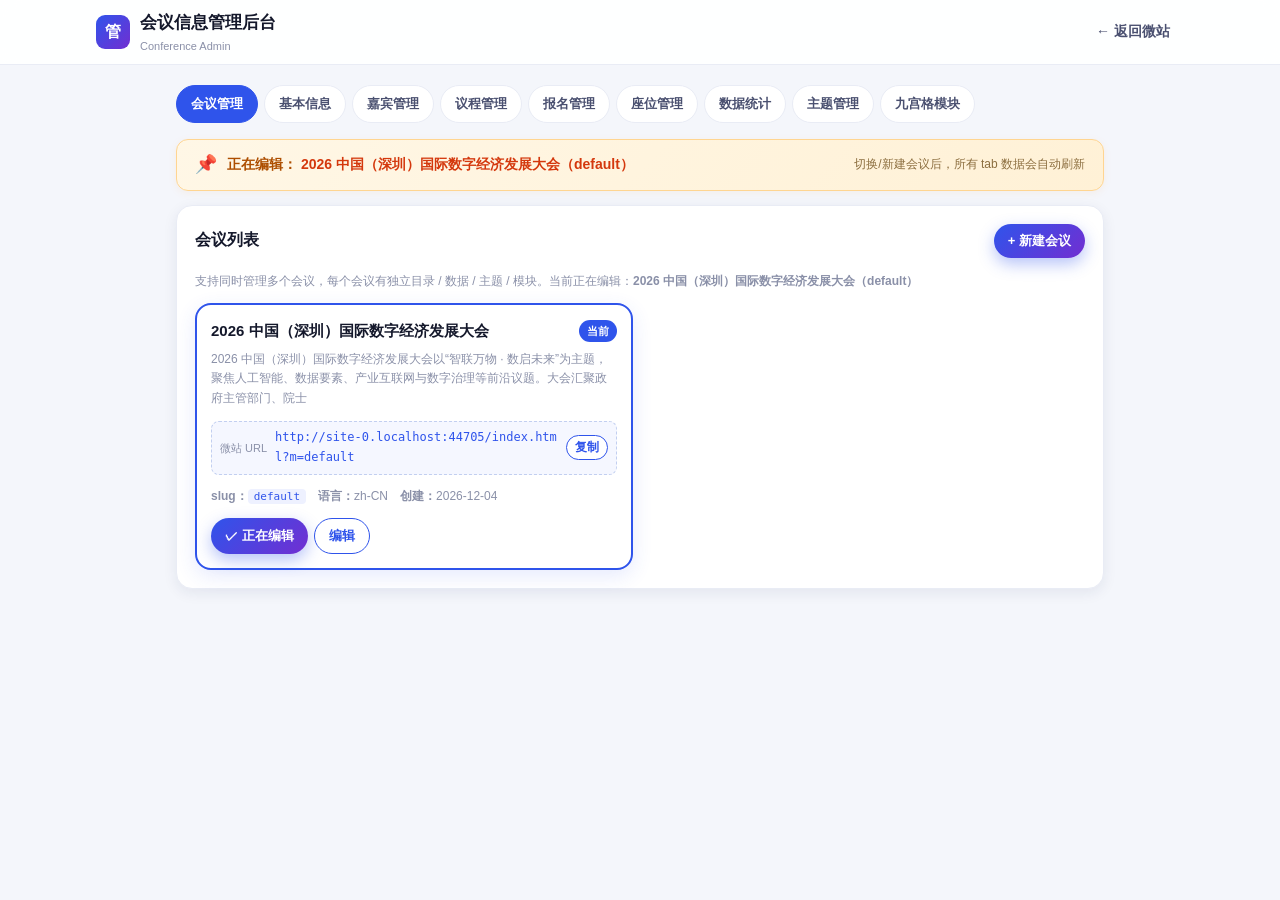
<file: admin.html>
<!DOCTYPE html>
<html lang="zh-CN">
<head>
  <meta charset="UTF-8" />
  <meta name="viewport" content="width=device-width, initial-scale=1.0, viewport-fit=cover" />
  <title>会议信息管理后台</title>
  <link rel="stylesheet" href="assets/css/style.css" />
</head>
<body class="admin">

  <header class="topbar">
    <div class="wrap">
      <div class="brand">
        <span class="logo">管</span>
        <div>会议信息管理后台<small>Conference Admin</small></div>
      </div>
      <nav class="topnav">
        <a href="index.html">← 返回微站</a>
      </nav>
    </div>
  </header>

  <div class="admin-wrap">
    <div class="admin-tabs" id="adminTabs">
      <button class="active" data-tab="meetings">会议管理</button>
      <button data-tab="meta">基本信息</button>
      <button data-tab="speakers">嘉宾管理</button>
      <button data-tab="agenda">议程管理</button>
      <button data-tab="regs">报名管理</button>
      <button data-tab="seats">座位管理</button>
      <button data-tab="stats">数据统计</button>
      <button data-tab="themes">主题管理</button>
      <button data-tab="modules">九宫格模块</button>
    </div>

    <!-- v2.4 当前会议高亮条（sticky，醒目提醒管理员正在编辑哪个会议） -->
    <div class="current-bar" id="currentBar">
      <span class="cb-icon">📌</span>
      <span class="cb-text">正在编辑：<b id="currentBarName">—</b></span>
      <span class="cb-tip">切换/新建会议后，所有 tab 数据会自动刷新</span>
    </div>

    <!-- 会议管理（v2.3） -->
    <section class="admin-section active" id="tab-meetings">
      <div class="panel">
        <h3>会议列表 <button class="btn sm" onclick="editMeeting()">+ 新建会议</button></h3>
        <p class="note" style="margin-top:0">支持同时管理多个会议，每个会议有独立目录 / 数据 / 主题 / 模块。当前正在编辑：<b id="meetingCurrent">—</b></p>
        <div class="meeting-grid" id="meetingGrid"></div>
      </div>
    </section>

    <!-- 基本信息（v2.4：顶部元数据只读 + 业务内容可编辑） -->
    <section class="admin-section" id="tab-meta">
      <div class="panel">
        <h3>大会基本信息</h3>

        <!-- 会议元数据只读区（名称/slug/状态/语言/简介/URL）—— 在「会议管理」编辑 -->
        <div class="meta-readonly" id="metaReadonly">
          <div class="mr-head">
            <h4>会议元数据 <small>（在「会议管理」tab 中可编辑）</small></h4>
          </div>
          <div class="mr-grid">
            <div class="mr-row"><span class="mr-lab">会议名称</span><span class="mr-val" id="mr_name">—</span></div>
            <div class="mr-row"><span class="mr-lab">slug</span><code class="mr-val" id="mr_slug">—</code></div>
            <div class="mr-row"><span class="mr-lab">状态</span><span class="mr-val" id="mr_status">—</span></div>
            <div class="mr-row"><span class="mr-lab">语言</span><span class="mr-val" id="mr_lang">—</span></div>
            <div class="mr-row full"><span class="mr-lab">简介</span><span class="mr-val" id="mr_summary">—</span></div>
            <div class="mr-row full url">
              <span class="mr-lab">微站 URL</span>
              <code class="mr-url" id="mr_url">—</code>
              <button type="button" class="btn ghost xs" id="mr_url_copy">复制</button>
            </div>
          </div>
        </div>

        <form id="metaForm">
          <h4 class="form-h">时间地点</h4>
          <div class="kv">
            <div class="field"><label>开始日期</label><input name="date" type="date" /></div>
            <div class="field"><label>结束日期</label><input name="endDate" type="date" /></div>
            <div class="field"><label>城市</label><input name="city" /></div>
            <div class="field"><label>场馆</label><input name="venue" /></div>
            <div class="field full"><label>详细地址</label><input name="address" /></div>
          </div>

          <h4 class="form-h">展示内容</h4>
          <div class="kv">
            <div class="field"><label>会议英文标题</label><input name="enTitle" /></div>
            <div class="field"><label>主题风格（主题库）</label>
              <select name="themeSelect" id="themeSelect"></select>
            </div>
          </div>
          <div class="field"><label>大会介绍</label><textarea name="about" rows="4"></textarea></div>
          <div class="field"><label>亮点标签（用逗号分隔）</label><input name="highlights" /></div>

          <h4 class="form-h">联系方式</h4>
          <div class="kv">
            <div class="field"><label>联系电话</label><input name="phone" /></div>
            <div class="field"><label>联系邮箱</label><input name="email" /></div>
            <div class="field"><label>微信公众号</label><input name="wechat" /></div>
          </div>

          <h4 class="form-h">会议视觉资产</h4>
          <div class="kv">
            <div class="field">
              <label>会议 Logo</label>
              <div class="asset-row">
                <input name="logo" placeholder="https://... 或粘贴 base64" />
                <input type="file" name="logoFile" accept="image/*" />
                <div class="asset-preview" id="logoPreview"></div>
              </div>
            </div>
            <div class="field">
              <label>背景图（全屏）</label>
              <div class="asset-row">
                <input name="bgImage" placeholder="https://... 或 base64" />
                <input type="file" name="bgFile" accept="image/*" />
                <div class="asset-preview" id="bgPreview"></div>
              </div>
            </div>
            <div class="field">
              <label>主色（背景色）</label>
              <div class="asset-row">
                <input name="bgColor" type="color" value="#2f54eb" />
                <div class="color-swatches" id="colorSwatches"></div>
                <input name="bgColorText" placeholder="#2f54eb" />
              </div>
            </div>
          </div>
          <button type="submit" class="btn">保存基本信息</button>
        </form>
      </div>
    </section>

    <!-- 嘉宾管理 -->
    <section class="admin-section" id="tab-speakers">
      <div class="panel">
        <h3>嘉宾列表 <button class="btn sm" onclick="editSpeaker()">+ 新增嘉宾</button></h3>
        <table class="table">
          <thead><tr><th>姓名</th><th>头衔</th><th>单位</th><th>演讲主题</th><th>操作</th></tr></thead>
          <tbody id="speakerBody"></tbody>
        </table>
      </div>
    </section>

    <!-- 议程管理 -->
    <section class="admin-section" id="tab-agenda">
      <div class="panel">
        <h3>议程安排</h3>
        <div id="agendaAdmin"></div>
        <button class="btn sm" onclick="addDay()">+ 新增日期</button>
      </div>
    </section>

    <!-- 报名管理 -->
    <section class="admin-section" id="tab-regs">
      <div class="panel">
        <h3>报名记录 <button class="btn sm ghost" onclick="exportRegs()">导出 CSV</button></h3>
        <table class="table">
          <thead><tr><tr><th>姓名</th><th>手机</th><th>单位</th><th>票种</th><th>住宿</th><th>时间</th><th>操作</th></tr></thead>
          <tbody id="regBody"></tbody>
        </table>
        <div id="regEmpty" class="empty" style="display:none">暂无报名记录</div>
      </div>
    </section>

    <!-- 座位管理 -->
    <section class="admin-section" id="tab-seats">
      <div class="panel">
        <h3>座位分配</h3>
        <p style="color:var(--muted);font-size:13px;margin-top:0">系统在报名时自动分配座位（A/B/C 区）。以下为已分配记录。</p>
        <table class="table">
          <thead><tr><th>姓名</th><th>手机</th><th>座位号</th><th>区域</th></tr></thead>
          <tbody id="seatBody"></tbody>
        </table>
        <div id="seatEmpty" class="empty" style="display:none">暂无座位分配</div>
      </div>
    </section>

    <!-- 数据统计（P0-5） -->
    <section class="admin-section" id="tab-stats">
      <div class="panel">
        <h3>微站访问统计</h3>
        <div class="stat-cards" id="statCards"></div>
        <h4 style="margin:18px 0 6px;font-size:15px">转化漏斗</h4>
        <div class="funnel" id="statFunnel"></div>
        <h4 style="margin:18px 0 6px;font-size:15px">关键行为</h4>
        <div class="bars" id="statActions"></div>
        <p class="note">说明：当前为纯前端 localStorage 统计（单浏览器维度，UV 按设备指纹去重）。接入后端后升级为全量真实统计（全端 PV/UV、实时在线、地域分布）。</p>
      </div>
    </section>

    <!-- 主题管理（v2.1 新增） -->
    <section class="admin-section" id="tab-themes">
      <div class="panel">
        <h3>微站主题</h3>
        <p class="note" style="margin-top:0">当前主题：<b id="themeCurrent">—</b>　|　切换后微站将渲染对应的主题（前端无管理入口，访问者不会看到后台）。</p>
        <div class="theme-grid" id="themeGrid"></div>
        <p class="note">注：主题仅影响前端展示；管理后台统一为同一界面，<b>仅通过 URL 直达</b>，不在微站放置任何入口链接。</p>
      </div>
    </section>

    <!-- 九宫格模块（v2.2 新增） -->
    <section class="admin-section" id="tab-modules">
      <div class="panel">
        <h3>微站九宫格模块 <button class="btn sm" onclick="editModule()">+ 新增自定义模块</button></h3>
        <p class="note" style="margin-top:0">微站底部 / 轻量学术版顶部的导航菜单由这里控制。系统模块可关闭、可改名、可换图标，但不能删除；自定义模块可任意增删改。</p>
        <ul class="module-list" id="moduleList"></ul>
        <div style="margin-top:14px;display:flex;gap:8px;align-items:center">
          <button class="btn ghost sm" onclick="resetModules()">重置为系统默认</button>
          <span class="note" style="margin:0">提示：使用上下按钮调整显示顺序。</span>
        </div>
      </div>
    </section>
  </div>

  <!-- Emoji 选择器弹层（v2.3） -->
  <div class="mask" id="emojiMask">
    <div class="sheet" style="position:relative;max-width:560px">
      <button class="close" onclick="closeAdmin('emojiMask')">×</button>
      <h3>选择 Emoji 图标</h3>
      <div class="sub">多风格选择器 · 共 <span id="emojiTotal">0</span> 个</div>
      <div class="field"><input id="emojiSearch" placeholder="搜索（类别/标签/字符）" /></div>
      <div class="emoji-tabs" id="emojiTabs"></div>
      <div class="emoji-grid" id="emojiGrid"></div>
      <div style="margin-top:10px;display:flex;gap:8px;justify-content:flex-end">
        <button class="btn ghost sm" onclick="closeAdmin('emojiMask')">取消</button>
        <button class="btn sm" id="emojiConfirm" disabled>使用选中</button>
      </div>
    </div>
  </div>

  <!-- 会议管理弹层（v2.3） -->
  <div class="mask" id="meetMask">
    <div class="sheet" style="position:relative;max-width:520px">
      <button class="close" onclick="closeAdmin('meetMask')">×</button>
      <h3 id="meetTitle">新建会议</h3>
      <form id="meetForm">
        <input type="hidden" name="id" />
        <div class="field"><label>会议名称 <span class="req">*</span></label><input name="name" maxlength="60" placeholder="如：2026 上海数字金融论坛" /></div>
        <div class="field"><label>会议标识（slug）</label><input name="slug" placeholder="小写英文+数字，如 sh-fintech-2026" /></div>
        <div class="field"><label>会议简介</label><textarea name="summary" rows="2" maxlength="200" placeholder="一句话简介"></textarea></div>
        <div class="field"><label>会议状态</label>
          <div class="seg">
            <input type="radio" name="status" id="ms1" value="draft" checked /><label for="ms1">草稿</label>
            <input type="radio" name="status" id="ms2" value="open" /><label for="ms2">报名中</label>
            <input type="radio" name="status" id="ms3" value="ongoing" /><label for="ms3">进行中</label>
            <input type="radio" name="status" id="ms4" value="closed" /><label for="ms4">已结束</label>
          </div>
        </div>
        <div class="field"><label>语言</label>
          <div class="seg">
            <input type="radio" name="lang" id="ml1" value="zh-CN" checked /><label for="ml1">简体中文</label>
            <input type="radio" name="lang" id="ml2" value="zh-TW" /><label for="ml2">繁體中文</label>
            <input type="radio" name="lang" id="ml3" value="en" /><label for="ml3">English</label>
          </div>
        </div>
        <button type="submit" class="btn block">保存</button>
      </form>
    </div>
  </div>

  <!-- 模块编辑弹层 -->
  <div class="mask" id="modMask">
    <div class="sheet" style="position:relative;max-width:520px">
      <button class="close" onclick="closeAdmin('modMask')">×</button>
      <h3 id="modTitle">新增自定义模块</h3>
      <form id="modForm">
        <input type="hidden" name="id" />
        <input type="hidden" name="type" value="custom" />
        <div class="field"><label>模块名 <span class="req">*</span></label><input name="label" maxlength="12" placeholder="如：交通指引" /></div>
        <div class="field">
          <label>图标（Emoji / PNG URL）</label>
          <div class="asset-row">
            <input name="iconOrUrl" placeholder="点右侧按钮选 Emoji，或直接粘贴 https://..." />
            <button type="button" class="btn sm" onclick="openEmojiPicker('iconOrUrl')">🎨 选择 Emoji</button>
            <div class="asset-preview" id="iconPreview"></div>
          </div>
        </div>
        <div class="field"><label>跳转目标（href）</label><input name="href" placeholder="如 javascript:openReg() 或 https://..." /></div>
        <div class="field"><label>打开方式</label>
          <div class="seg">
            <input type="radio" name="target" id="mt1" value="_self" checked /><label for="mt1">站内打开</label>
            <input type="radio" name="target" id="mt2" value="_blank" /><label for="mt2">新窗口</label>
          </div>
        </div>
        <div class="field"><label>自定义内容（弹层显示）</label>
          <div class="field"><input name="cfg_title" placeholder="标题（选填）" /></div>
          <div class="field"><textarea name="cfg_body" rows="4" placeholder="正文 / 注意事项 / 链接说明"></textarea></div>
          <div class="field"><input name="cfg_link" placeholder="外链 URL（选填）" /></div>
          <div class="field"><input name="cfg_linkText" placeholder="链接文字（默认：了解更多）" /></div>
        </div>
        <div class="field"><label class="check"><input type="checkbox" name="enabled" checked /> 启用此模块</label></div>
        <button type="submit" class="btn block">保存</button>
      </form>
    </div>
  </div>

  <!-- 嘉宾编辑弹层 -->
  <div class="mask" id="spMask">
    <div class="sheet" style="position:relative;max-width:520px">
      <button class="close" onclick="closeAdmin('spMask')">×</button>
      <h3 id="spTitle">编辑嘉宾</h3>
      <form id="spForm">
        <input type="hidden" name="id" />
        <div class="field"><label>姓名</label><input name="name" /></div>
        <div class="field"><label>头衔</label><input name="title" /></div>
        <div class="field"><label>单位</label><input name="org" /></div>
        <div class="field"><label>演讲主题</label><input name="topic" /></div>
        <div class="field"><label>照片（选填，留空则自动显示姓名首字头像）</label>
          <input name="photo" placeholder="https://... 或粘贴 base64" />
          <input type="file" name="photoFile" accept="image/*" style="margin-top:6px" />
          <img id="spPhotoPrev" class="sp-photo-prev" style="display:none" alt="照片预览" />
          <button type="button" class="sp-clear" onclick="clearSpPhoto()">清除照片</button>
        </div>
        <div class="field"><label>主题色</label><input name="color" value="#2f54eb" /></div>
        <button type="submit" class="btn block">保存</button>
      </form>
    </div>
  </div>

  <div class="toast" id="toast"></div>

  <script src="assets/js/data.js"></script>
  <script src="assets/js/admin.js"></script>
</body>
</html>
</file>
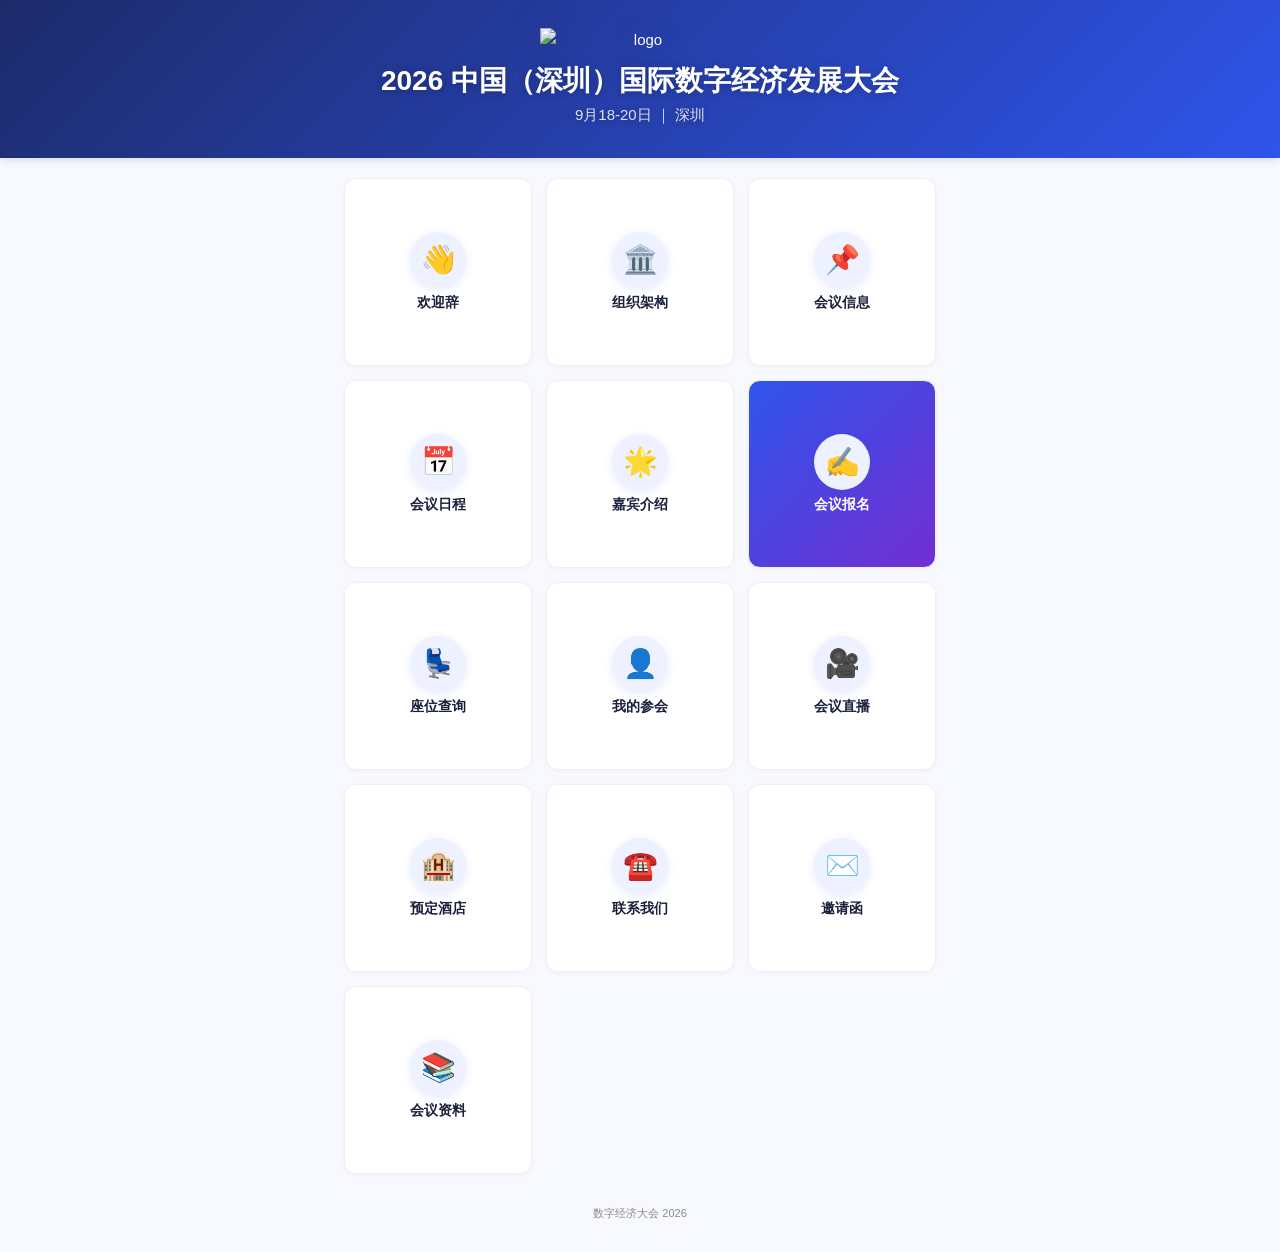
<file: index-la.html>
<!DOCTYPE html>
<html lang="zh-CN">
<head>
  <meta charset="UTF-8" />
  <meta name="viewport" content="width=device-width, initial-scale=1.0, maximum-scale=1.0, user-scalable=no, viewport-fit=cover" />
  <meta name="format-detection" content="telephone=no" />
  <title>会议微站</title>
  <link rel="stylesheet" href="assets/css/style.css" />
  <link rel="stylesheet" href="docs/themes/light-academic/theme.css" />
</head>
<body class="theme-la">

  <!-- ========== 一级页：深蓝全屏 + 顶部 logo/标题/时间 + 9 宫格 ========== -->

  <!-- 全屏背景图（fixed，会议主视觉） -->
  <div class="la-bg" id="laBg"></div>

  <!-- 顶部 logo 浮层（绝对定位 top:10%，无 pointer-events） -->
  <div class="la-top">
    <img id="laLogo" alt="logo" />
    <h1 id="laTitle">会议</h1>
    <p id="laSub">Conference</p>
  </div>

  <!-- 黑色蒙层（让底部图标可读） -->
  <div class="la-mask"></div>

  <!-- 底部 9 宫格菜单（数据驱动） -->
  <nav class="la-grid" id="laGrid" aria-label="会议导航"></nav>

  <!-- 底部备案 / 主办方 -->
  <footer class="la-foot" id="laFoot">© 会议信息管理系统</footer>

  <!-- ========== 二级页：点击 9 宫格后显示，全屏覆盖 + 返回 ========== -->
  <div class="la-page2" id="laPage2" hidden>
    <div class="la-p2-bar">
      <button class="la-back" id="laBack" type="button">← 返回</button>
      <span class="la-p2-title" id="laP2Title">详情</span>
    </div>
    <div class="la-p2-body" id="laP2Body"></div>
  </div>

  <!-- ========== 弹层：会议报名 / 座位查询 / 我的参会 / 邀请函 / 自定义模块 ========== -->
  <!-- 会议报名弹层（v2.4 团队报名） -->
  <div class="mask" id="regMask">
    <div class="sheet" style="position:relative;max-width:560px">
      <button class="close" onclick="closeLaMask('regMask')">×</button>
      <h3>会议报名</h3>
      <div class="seg" id="regMode">
        <input type="radio" name="regMode" id="regModeSingle" value="single" checked /><label for="regModeSingle">个人报名</label>
        <input type="radio" name="regMode" id="regModeTeam" value="team" /><label for="regModeTeam">团队报名</label>
      </div>

      <!-- 个人表单 -->
      <form id="regForm">
        <div class="field"><label>姓名 <span class="req">*</span></label><input name="name" /></div>
        <div class="field"><label>手机 <span class="req">*</span></label><input name="phone" type="tel" /></div>
        <div class="field"><label>单位</label><input name="org" /></div>
        <div class="field"><label>职务</label><input name="title" /></div>
        <div class="field"><label>票种</label>
          <select name="ticket">
            <option value="standard">普通票</option>
            <option value="vip">VIP 票</option>
            <option value="student">学生票</option>
          </select>
        </div>
        <div class="field"><label>住宿</label>
          <select name="hotel">
            <option value="">不需要</option>
            <option value="conf-hotel">会议酒店</option>
            <option value="nearby">周边酒店</option>
          </select>
        </div>
        <div class="field"><label>备注</label><textarea name="remark" rows="2"></textarea></div>
        <button type="submit" class="btn block">提交报名</button>
      </form>

      <!-- 团队表单（成员动态添加） -->
      <form id="teamForm" style="display:none">
        <h4 style="margin:14px 0 8px">团队信息</h4>
        <div class="field"><label>团队名称 <span class="req">*</span></label><input name="teamName" /></div>
        <div class="field"><label>联系人 <span class="req">*</span></label><input name="contactName" /></div>
        <div class="field"><label>联系电话 <span class="req">*</span></label><input name="contactPhone" type="tel" /></div>
        <h4 style="margin:14px 0 8px">团队成员 <button type="button" class="btn ghost sm" id="addMemberBtn">+ 添加成员</button></h4>
        <div id="memberList"></div>
        <button type="submit" class="btn block" style="margin-top:14px">提交团队报名</button>
      </form>

      <!-- 报名成功 -->
      <div id="regDone" style="display:none;text-align:center;padding:24px 0">
        <div style="font-size:48px">✅</div>
        <h3 style="margin:8px 0 4px">报名成功</h3>
        <p class="note" id="regDoneMsg">我们已收到您的报名</p>
        <button class="btn ghost" onclick="closeLaMask('regMask')" style="margin-top:14px">关闭</button>
      </div>
    </div>
  </div>

  <!-- 座位查询弹层 -->
  <div class="mask" id="seatMask">
    <div class="sheet" style="position:relative;max-width:480px">
      <button class="close" onclick="closeLaMask('seatMask')">×</button>
      <h3>座位查询</h3>
      <p class="note" style="margin-top:0">输入姓名+手机查询您的专属座位</p>
      <div class="field"><label>姓名</label><input id="seatName" /></div>
      <div class="field"><label>手机</label><input id="seatPhone" type="tel" /></div>
      <button class="btn block" id="seatQueryBtn">查询</button>
      <div id="seatResult" style="margin-top:14px"></div>
    </div>
  </div>

  <!-- 我的参会弹层 -->
  <div class="mask" id="meMask">
    <div class="sheet" style="position:relative;max-width:520px">
      <button class="close" onclick="closeLaMask('meMask')">×</button>
      <h3>我的参会</h3>
      <p class="note" style="margin-top:0">查看您的报名信息、座位、邀请函</p>
      <div class="field"><label>姓名</label><input id="meName" /></div>
      <div class="field"><label>手机</label><input id="mePhone" type="tel" /></div>
      <button class="btn block" id="meQueryBtn">查询</button>
      <div id="meResult" style="margin-top:14px"></div>
    </div>
  </div>

  <!-- 邀请函弹层 -->
  <div class="mask" id="inviteMask">
    <div class="sheet" style="position:relative;max-width:520px">
      <button class="close" onclick="closeLaMask('inviteMask')">×</button>
      <h3>我的邀请函</h3>
      <div id="inviteCanvasWrap" style="text-align:center"></div>
      <button class="btn ghost block" id="inviteSaveBtn" style="margin-top:12px">保存为图片</button>
    </div>
  </div>

  <!-- 自定义模块弹层 -->
  <div class="mask" id="customMask">
    <div class="sheet" style="position:relative;max-width:480px">
      <button class="close" onclick="closeLaMask('customMask')">×</button>
      <h3 id="customTitle">详情</h3>
      <div id="customBody" style="line-height:1.7"></div>
      <div id="customLink" style="margin-top:14px;text-align:center"></div>
    </div>
  </div>

  <!-- Toast 提示 -->
  <div class="toast" id="toast"></div>

  <script src="assets/js/data.js"></script>
  <script src="docs/themes/light-academic/theme.js"></script>
  <script>
    /* ============================================================
     * 轻量学术版微站（index-la.html）· v2.7
     * 依赖：data.js（ConfStore）+ theme.js（LATheme）
     * 流程：init → getTheme → getModules → mount 9 宫格 → 拦截 click 路由
     * ============================================================ */
    (async function () {
      'use strict';
      var S = window.ConfStore;
      await S.init();

      /* v2.5：?m=slug 路由 */
      try {
        var params = new URLSearchParams(window.location.search);
        var slug = params.get('m');
        if (slug) {
          var list = await S.listMeetings();
          var hit = list.filter(function (m) { return m.slug === slug; })[0];
          if (hit) { await S.setCurrentMeeting(hit.id); }
        }
      } catch (e) {}

      var meta = await S.getMeta();
      var speakers = await S.getSpeakers();
      var agenda = await S.getAgenda();
      var materials = await S.getMaterials();
      // v2.10.6：所有 enabled 都渲染（取消 9 上限）；不足时 9 宫格空占位补齐
      var modules = await S.listModules({ enabledOnly: true });
      // 实际模块数（用于 9 宫格内联布局：超过 9 个会自然换行到下一行）
      var realModuleCount = modules.length;
      var themeKey = await S.getTheme();
      var themeInfo = await S.getThemeInfo(themeKey);

      // 改 :root 色系
      if (themeInfo) {
        if (themeInfo.brand)  document.documentElement.style.setProperty('--brand', themeInfo.brand);
        if (themeInfo.brand2) document.documentElement.style.setProperty('--brand-2', themeInfo.brand2);
      }

      // 顶部 + 背景应用
      var dateStr = formatDateRange(meta.date, meta.endDate);
      var subText = [dateStr, meta.city].filter(Boolean).join('  ｜  ');
      LATheme.applyMeta({
        title: meta.title,
        sub:   subText,
        logo:  meta.logo || '',
        bg:    meta.bgImage || '',
        foot:  (meta.shortTitle || meta.title || '会议信息管理系统')
      });

      // 9 宫格：v2.10.6 所有 enabled 都渲染
      var menu = (modules || []).map(function (m) {
        return { id: m.id, label: m.label, icon: m.icon || '•', iconUrl: m.iconUrl || '', href: m.href || '#',
                 primary: !!m.primary, type: m.type, config: m.config };
      });
      // v2.10.6：不足 9 个时，空占位补到 9（保持首屏 3x3 视觉）
      if (menu.length < 9) {
        for (var i = menu.length; i < 9; i++) {
          menu.push({ id: '__empty_' + i, empty: true });
        }
      }
      LATheme.render({ menu: menu });

      // v2.10.13：删 cols-4/5 切换（恢复 v2.10.8 大 cell 风格；13 个时 body 撑高可滚动）

      /* v2.10.8 调试 */
      try {
        var _grid = document.getElementById('laGrid');
        var _all = _grid ? _grid.querySelectorAll('a') : [];
        var _empty = _grid ? _grid.querySelectorAll('.empty-slot') : [];
        var _foot = document.getElementById('laFoot');
        if (_foot) {
          var _diag = document.createElement('div');
          _diag.style.cssText = 'font-size:11px;color:rgba(255,255,255,.5);margin-top:4px;opacity:.6';
          _diag.textContent = '[debug] enabled=' + _all.length + ' | empty=' + _empty.length + ' | theme.js ver=v2.10.15';
          _foot.appendChild(_diag);
        }
      } catch (e) { console.error('[LA-debug] error', e); }

      /* ========== 路由分发 ========== */
      var grid = document.getElementById('laGrid');
      var page2 = document.getElementById('laPage2');
      var p2Body = document.getElementById('laP2Body');
      var p2Title = document.getElementById('laP2Title');
      var back = document.getElementById('laBack');

      grid.addEventListener('click', function (e) {
        var a = e.target.closest('a[data-id]');
        if (!a) return;
        e.preventDefault();
        // v2.10.2：已关闭模块不响应（视觉已在 theme.js 灰显 + 不可点）
        if (a.classList.contains('off') || a.getAttribute('aria-disabled') === 'true') {
          toast('该模块已关闭');
          return;
        }
        var id = a.getAttribute('data-id');
        routeToModule(id);
      });
      back.addEventListener('click', function () { page2.hidden = true; window.scrollTo(0, 0); });

      /* 日期格式化：'2024-12-14' + '2024-12-15' → '12月14-15日'
       * 跨月：'2024-11-30' + '2024-12-02' → '11月30-12月02日'
       * 跨年：'2023-12-30' + '2024-01-02' → '12月30-1月2日'（简化） */
      function formatDateRange(a, b) {
        if (!a) return '';
        function m(d) { return (d.split('-')[1] || '').replace(/^0/, ''); }
        function day(d) { return (d.split('-')[2] || '').replace(/^0/, ''); }
        var am = m(a), ad = day(a);
        if (!b || a === b) return am + '月' + ad + '日';
        var bm = m(b), bd = day(b);
        if (am === bm) return am + '月' + ad + '-' + bd + '日';
        return am + '月' + ad + '-' + bm + '月' + bd + '日';
      }
      function esc(s) { return String(s == null ? '' : s).replace(/[&<>"']/g, function (c) { return { '&':'&amp;','<':'&lt;','>':'&gt;','"':'&quot;',"'":'&#39;' }[c]; }); }
      function showLaPage2(title, html) {
        p2Title.textContent = title;
        p2Body.innerHTML = html;
        page2.hidden = false;
        window.scrollTo(0, 0);
      }
      function routeToModule(id) {
        var mod = (modules || []).map(function (m) { return m; }).filter(function (m) { return m.id === id; })[0];
        if (!mod) return;
        // 自定义模块 → 弹层
        if (mod.type === 'custom') { openCustomModule(id); return; }
        // 函数类（reg/seat/me/invite）→ 弹层
        var fn = { reg: 'openReg', seat: 'openSeat', me: 'openMe', invite: 'openInvite' }[id];
        if (fn && typeof window[fn] === 'function') { window[fn](); return; }
        // 8 个二级页 render（v2.10.2：加 materials）
        var handler = {
          welcome:  renderWelcomePage,
          org:      renderOrgPage,
          info:     renderInfoPage,
          agenda:   renderAgendaPage,
          speakers: renderSpeakersPage,
          live:     renderLivePage,
          hotel:    renderHotelPage,
          contact:  renderContactPage,
          materials:renderMaterialsPage
        }[id];
        if (handler) handler();
      }

      /* ========== 8 个二级页内容渲染 ========== */
      function renderWelcomePage() {
        var about = meta.about || '暂无介绍';
        var tagHtml = (meta.highlights || []).map(function (t) { return '<span class="p2-tag">' + esc(t) + '</span>'; }).join('');
        showLaPage2('欢迎辞',
          '<div class="p2-section">' +
            '<div class="p2-hero"><h3>' + esc(meta.theme || '') + '</h3><p class="p2-slogan">' + esc(meta.slogan || '') + '</p></div>' +
            '<div class="p2-block"><h4>关于大会</h4><p class="p2-text">' + esc(about) + '</p>' +
              (tagHtml ? '<div class="p2-tags">' + tagHtml + '</div>' : '') +
            '</div>' +
          '</div>');
      }
      function renderOrgPage() {
        var orgs = meta.organizers || [];
        var list = orgs.length ? orgs : ['暂无组织信息'];
        showLaPage2('组织架构',
          '<div class="p2-section">' +
            '<h3>组织单位</h3>' +
            '<ul class="p2-org-list">' + list.map(function (o) { return '<li class="p2-org-item">' + esc(o) + '</li>'; }).join('') + '</ul>' +
          '</div>');
      }
      function renderInfoPage() {
        var m = meta;
        var rows = [
          ['会议名称', m.title],
          ['英文名称', m.enTitle],
          ['会期', formatDateRange(m.date, m.endDate)],
          ['城市', m.city],
          ['场馆', m.venue],
          ['详细地址', m.address],
          ['主题', m.theme],
          ['联系电话', m.contact && m.contact.phone],
          ['邮箱', m.contact && m.contact.email],
          ['微信公众号', m.contact && m.contact.wechat]
        ].filter(function (r) { return r[1]; });
        showLaPage2('会议信息',
          '<div class="p2-section">' +
            '<table class="p2-info-table">' +
              rows.map(function (r) { return '<tr><th>' + esc(r[0]) + '</th><td>' + esc(r[1]) + '</td></tr>'; }).join('') +
            '</table>' +
          '</div>');
      }
      function renderAgendaPage() {
        if (!agenda || !agenda.length) { showLaPage2('会议日程', '<p class="p2-empty">暂无议程</p>'); return; }
        showLaPage2('会议日程',
          '<div class="p2-section">' +
            agenda.map(function (day) {
              var sessions = (day.sessions || []).map(function (s) {
                return '<div class="p2-sess">' +
                  '<div class="p2-sess-time">' + esc(s.time || '') + '</div>' +
                  '<div class="p2-sess-body">' +
                    '<div class="p2-sess-title">' + esc(s.title || '') + '</div>' +
                    '<div class="p2-sess-spk">' + esc(s.speaker || '') + '</div>' +
                  '</div></div>';
              }).join('');
              return '<div class="p2-day"><h3 class="p2-day-h">' + esc(day.day || '') + '</h3>' +
                (day.date ? '<div class="p2-day-d">' + esc(day.date) + '</div>' : '') +
                '<div class="p2-day-sessions">' + sessions + '</div></div>';
            }).join('') +
          '</div>');
      }
      function renderSpeakersPage() {
        if (!speakers || !speakers.length) { showLaPage2('嘉宾介绍', '<p class="p2-empty">暂无嘉宾</p>'); return; }
        showLaPage2('嘉宾介绍',
          '<div class="p2-section">' +
            '<div class="p2-speakers">' + speakers.map(function (sp) {
              return '<div class="p2-spk">' +
                (sp.photo ? '<img class="p2-spk-ava" src="' + esc(sp.photo) + '" alt="' + esc(sp.name) + '" />' : '<div class="p2-spk-ava" style="background:' + esc(sp.color || '#2f54eb') + '">' + esc(sp.avatar || (sp.name || '?').slice(0, 1)) + '</div>') +
                '<div class="p2-spk-name">' + esc(sp.name) + '</div>' +
                '<div class="p2-spk-title">' + esc(sp.title || '') + '</div>' +
                '<div class="p2-spk-org">' + esc(sp.org || '') + '</div>' +
                (sp.topic ? '<div class="p2-spk-topic">『' + esc(sp.topic) + '』</div>' : '') +
              '</div>';
            }).join('') + '</div>' +
          '</div>');
      }
      function renderLivePage() {
        var m = meta;
        var liveUrl = m.liveUrl || '';
        var isOn = m.liveState === '直播中';
        showLaPage2('会议直播',
          '<div class="p2-section">' +
            '<div class="p2-live ' + (isOn ? 'on' : 'off') + '">' +
              '<div class="p2-live-state">' + (isOn ? '● 直播中' : '○ 即将开启') + '</div>' +
              '<h3 class="p2-live-title">' + esc(m.liveTitle || '大会主论坛直播') + '</h3>' +
              (liveUrl
                ? '<a class="p2-live-btn" href="' + esc(liveUrl) + '" target="_blank" rel="noopener">进入直播间 →</a>'
                : '<p class="p2-live-empty">直播链接待公布，请关注会议通知</p>') +
            '</div>' +
            (m.about ? '<div class="p2-block"><h4>关于本次大会</h4><p class="p2-text">' + esc(m.about) + '</p></div>' : '') +
          '</div>');
      }
      function renderHotelPage() {
        showLaPage2('预定酒店',
          '<div class="p2-section">' +
            '<h3>会议酒店</h3>' +
            '<div class="p2-hotel-card">' +
              '<div class="p2-hotel-name">' + esc(meta.venue || '会议酒店') + '</div>' +
              '<div class="p2-hotel-addr">' + esc(meta.address || '') + '</div>' +
              '<div class="p2-hotel-tip">请在报名时选择「会议酒店」选项，会务组将统一协调房间。</div>' +
            '</div>' +
            '<p class="p2-empty">更多周边酒店推荐待接入，可联系会务组咨询</p>' +
          '</div>');
      }
      function renderContactPage() {
        var c = meta.contact || {};
        var rows = [
          ['📞 联系电话', c.phone],
          ['📧 联系邮箱', c.email],
          ['💬 微信公众号', c.wechat]
        ].filter(function (r) { return r[1]; });
        showLaPage2('联系我们',
          '<div class="p2-section">' +
            '<h3>会务联系方式</h3>' +
            '<ul class="p2-contact-list">' +
              rows.map(function (r) {
                var v = esc(r[1]);
                var isPhone = /电话/.test(r[0]);
                var isEmail = /邮箱/.test(r[0]);
                var display = v;
                if (isPhone) display = '<a href="tel:' + v + '">' + v + '</a>';
                else if (isEmail) display = '<a href="mailto:' + v + '">' + v + '</a>';
                return '<li class="p2-contact-row"><span class="p2-contact-lab">' + esc(r[0]) + '</span><span class="p2-contact-val">' + display + '</span></li>';
              }).join('') +
            '</ul>' +
            (meta.address ? '<div class="p2-block"><h4>会议地址</h4><p class="p2-text">' + esc(meta.address) + '</p></div>' : '') +
          '</div>');
      }
      function renderMaterialsPage() {
        if (!materials || !materials.length) {
          showLaPage2('会议资料', '<p class="p2-empty">暂无资料</p>');
          return;
        }
        var items = materials.map(function (mat) {
          var name = esc(mat.name || '资料');
          var size = mat.size ? ' <span class="p2-mat-size">(' + esc(mat.size) + ')</span>' : '';
          var url  = mat.url || '#';
          return '<li class="p2-mat-row">' +
            '<span class="p2-mat-icon">📄</span>' +
            '<div class="p2-mat-meta"><b>' + name + '</b>' + size + '</div>' +
            '<a class="p2-mat-dl" href="' + esc(url) + '" target="_blank" rel="noopener" download>下载</a>' +
          '</li>';
        }).join('');
        showLaPage2('会议资料',
          '<div class="p2-section">' +
            '<h3>会议资料</h3>' +
            '<ul class="p2-mat-list">' + items + '</ul>' +
            '<p class="p2-tip">资料由会务组统一提供；如需特定文件请联系会务。</p>' +
          '</div>');
      }

      /* ========== 报名 / 座位 / 我的参会 / 邀请函 / 自定义模块 ========== */
      function toast(msg) { var t = $('toast'); t.textContent = msg; t.classList.add('show'); setTimeout(function () { t.classList.remove('show'); }, 1800); }
      function $(id) { return document.getElementById(id); }
      function closeLaMask(id) { $(id).classList.remove('show'); }
      function showLaMask(id) { $(id).classList.add('show'); }

      // 弹层点击空白关闭
      ['regMask', 'seatMask', 'meMask', 'inviteMask', 'customMask'].forEach(function (id) {
        $(id).addEventListener('click', function (e) { if (e.target === this) this.classList.remove('show'); });
      });

      // === 个人/团队模式切换 ===
      var regForm = $('regForm');
      var teamForm = $('teamForm');
      var memberList = $('memberList');
      $('regMode').addEventListener('change', function (e) {
        var mode = e.target.value;
        regForm.style.display = mode === 'single' ? '' : 'none';
        teamForm.style.display = mode === 'team' ? '' : 'none';
      });
      // 团队成员
      $('addMemberBtn').addEventListener('click', function () {
        var i = memberList.children.length;
        var row = document.createElement('div');
        row.className = 'kv';
        row.style.gridTemplateColumns = '1fr 1fr';
        row.innerHTML =
          '<div class="field"><label>姓名</label><input name="m_name" /></div>' +
          '<div class="field"><label>手机</label><input name="m_phone" type="tel" /></div>';
        memberList.appendChild(row);
      });

      // 报名提交（个人）
      regForm.addEventListener('submit', async function (e) {
        e.preventDefault();
        var f = e.target;
        var reg = {
          name: f.elements['name'].value.trim(),
          phone: f.elements['phone'].value.trim(),
          org: f.elements['org'].value.trim(),
          title: f.elements['title'].value.trim(),
          ticket: f.elements['ticket'].value,
          hotel: f.elements['hotel'].value,
          remark: f.elements['remark'].value.trim()
        };
        if (!reg.name || !reg.phone) { toast('请填写姓名和手机'); return; }
        await S.addReg(reg);
        await S.findSeat(reg.name, reg.phone);
        S.track('reg');
        regForm.style.display = 'none';
        $('regDone').style.display = '';
        $('regDoneMsg').textContent = '我们已收到您的报名，已自动为您分配座位';
      });
      // 团队提交
      teamForm.addEventListener('submit', async function (e) {
        e.preventDefault();
        var f = e.target;
        var teamName = f.elements['teamName'].value.trim();
        var contactName = f.elements['contactName'].value.trim();
        var contactPhone = f.elements['contactPhone'].value.trim();
        if (!teamName || !contactName || !contactPhone) { toast('请填写团队信息'); return; }
        var teamId = 'team_' + Date.now().toString(36);
        var regs = [];
        var rows = memberList.querySelectorAll('.kv');
        rows.forEach(function (r) {
          var n = r.querySelector('input[name=m_name]').value.trim();
          var p = r.querySelector('input[name=m_phone]').value.trim();
          if (n && p) regs.push({ name: n, phone: p, teamId: teamId, teamName: teamName, isContact: false });
        });
        // 联系人作为第一个成员
        regs.unshift({ name: contactName, phone: contactPhone, teamId: teamId, teamName: teamName, isContact: true });
        if (regs.length === 1) { toast('请至少添加 1 个团队成员'); return; }
        await S.addTeamRegs(regs);
        for (var i = 0; i < regs.length; i++) { await S.findSeat(regs[i].name, regs[i].phone); }
        S.track('reg');
        teamForm.style.display = 'none';
        $('regDone').style.display = '';
        $('regDoneMsg').textContent = '团队 ' + teamName + ' 报名成功，共 ' + regs.length + ' 人';
      });

      // 打开报名
      window.openReg = function () {
        regForm.reset(); teamForm.reset(); memberList.innerHTML = '';
        regForm.style.display = ''; teamForm.style.display = 'none';
        $('regDone').style.display = 'none';
        document.querySelector('input[name=regMode][value=single]').checked = true;
        showLaMask('regMask');
      };

      // 座位查询
      window.openSeat = function () { $('seatName').value = ''; $('seatPhone').value = ''; $('seatResult').innerHTML = ''; showLaMask('seatMask'); };
      $('seatQueryBtn').addEventListener('click', async function () {
        var n = $('seatName').value.trim(), p = $('seatPhone').value.trim();
        if (!n || !p) { toast('请填写姓名和手机'); return; }
        var seat = await S.findSeat(n, p);
        S.track('seat');
        if (!seat) { $('seatResult').innerHTML = '<p class="note">未查询到座位，请先完成报名</p>'; return; }
        $('seatResult').innerHTML =
          '<div class="panel"><b>您的座位</b><div style="font-size:28px;font-weight:800;color:var(--brand);margin:8px 0">' + (seat.seatNo || '-') + '</div><p class="note">区域：' + (seat.zoneName || seat.zone) + '</p></div>';
      });

      // 我的参会
      window.openMe = function () { $('meName').value = ''; $('mePhone').value = ''; $('meResult').innerHTML = ''; showLaMask('meMask'); };
      $('meQueryBtn').addEventListener('click', async function () {
        var n = $('meName').value.trim(), p = $('mePhone').value.trim();
        if (!n || !p) { toast('请填写姓名和手机'); return; }
        myLastQuery = { name: n, phone: p };  // 记住"我"（v2.10.2 邀请函 fallback 用）
        var reg = await S.getMyReg(n, p);
        var seat = await S.findSeat(n, p);
        if (!reg) { $('meResult').innerHTML = '<p class="note">未找到您的报名记录</p>'; return; }
        var teamHtml = '';
        if (reg.teamId) {
          var mates = await S.getRegsByTeam(reg.teamId);
          teamHtml = '<h4>团队成员</h4><ul style="list-style:none;padding:0">' + mates.map(function (m) { return '<li style="padding:6px 0;border-bottom:1px dashed #eee">' + m.name + ' · ' + m.phone + (m.isContact ? ' (联系人)' : '') + '</li>'; }).join('') + '</ul>';
        }
        $('meResult').innerHTML =
          '<div class="panel"><b>' + reg.name + '</b><p class="note">' + (reg.org || '') + ' · ' + (reg.title || '') + '</p>' +
          '<p>票种：' + (reg.ticket || '-') + '　住宿：' + (reg.hotel || '-') + '</p>' +
          (seat ? '<p>座位：<b style="color:var(--brand)">' + seat.seatNo + '</b>（' + (seat.zoneName || seat.zone) + '）</p>' : '') +
          '<div style="margin-top:10px"><button class="btn sm" id="genInviteBtn">生成邀请函</button></div>' +
          '</div>' + teamHtml;
        var gb = $('genInviteBtn');
        if (gb) gb.addEventListener('click', function () { genInvite(n, p); });
      });

      // 邀请函（v2.10.2：抽成全局 openInvite，可独立从九宫格进入）
      // 用 myLastQuery 记住最近一次"我"的姓名手机；从 meMask 进入时直接复用
      var myLastQuery = null;  // {name, phone}
      function openInvite(name, phone) {
        var useName = (name || (myLastQuery && myLastQuery.name) || '').trim();
        var usePhone = (phone || (myLastQuery && myLastQuery.phone) || '').trim();
        if (!useName) {
          // 还没报名过，弹输入框
          useName = prompt('请输入您的姓名（用于邀请函）', '');
          if (!useName || !useName.trim()) return;
        }
        genInvite(useName.trim(), usePhone);
      }
      window.openInvite = openInvite;

      function genInvite(name, phone) {
        showLaMask('inviteMask');
        var wrap = $('inviteCanvasWrap');
        wrap.innerHTML = '<canvas id="inviteCanvas" width="720" height="1080" style="max-width:100%;border-radius:12px;box-shadow:0 4px 18px rgba(0,0,0,.15)"></canvas>';
        var c = document.getElementById('inviteCanvas');
        var ctx = c.getContext('2d');
        // 背景渐变
        var g = ctx.createLinearGradient(0, 0, 0, 1080);
        g.addColorStop(0, '#1d2b6b'); g.addColorStop(1, '#2f54eb');
        ctx.fillStyle = g; ctx.fillRect(0, 0, 720, 1080);
        // 装饰圆
        ctx.fillStyle = 'rgba(255,255,255,.06)';
        ctx.beginPath(); ctx.arc(120, 200, 100, 0, Math.PI*2); ctx.fill();
        ctx.beginPath(); ctx.arc(600, 800, 140, 0, Math.PI*2); ctx.fill();
        // 标题
        ctx.fillStyle = '#fff'; ctx.textAlign = 'center';
        ctx.font = 'bold 38px "PingFang SC",sans-serif'; ctx.fillText('邀请函', 360, 180);
        ctx.font = '500 18px sans-serif'; ctx.fillStyle = 'rgba(255,255,255,.85)';
        ctx.fillText('INVITATION', 360, 210);
        // 会议标题
        ctx.font = 'bold 28px "PingFang SC",sans-serif'; ctx.fillStyle = '#fff';
        var title = meta.title || '会议';
        ctx.fillText(title, 360, 460);
        // 受邀人
        ctx.font = '500 18px sans-serif'; ctx.fillStyle = 'rgba(255,255,255,.85)';
        ctx.fillText('尊敬的  ' + name + '  先生/女士', 360, 600);
        // 时间地点
        ctx.font = '500 20px "PingFang SC",sans-serif'; ctx.fillStyle = '#fff';
        ctx.fillText((meta.date || '') + '  ·  ' + (meta.city || ''), 360, 680);
        ctx.fillText(meta.venue || '', 360, 720);
        // 底部
        ctx.font = '400 14px sans-serif'; ctx.fillStyle = 'rgba(255,255,255,.7)';
        ctx.fillText('会议信息管理系统', 360, 980);
        ctx.fillText(new Date().toISOString().slice(0, 10), 360, 1010);
        S.track('invite');
      }
      $('inviteSaveBtn').addEventListener('click', function () {
        var c = document.getElementById('inviteCanvas');
        if (!c) return;
        var a = document.createElement('a'); a.download = '邀请函.png';
        a.href = c.toDataURL('image/png'); a.click();
        toast('已保存邀请函');
      });

      // 自定义模块
      window.openCustomModule = function (id) {
        var mod = (modules || []).filter(function (m) { return m.id === id; })[0];
        if (!mod) { toast('模块已不存在'); return; }
        var cfg = mod.config || {};
        $('customTitle').textContent = cfg.title || mod.label;
        $('customBody').textContent = cfg.body || (mod.desc || '');
        var linkBox = $('customLink');
        if (cfg.link) {
          linkBox.innerHTML = '<a class="btn" href="' + cfg.link + '" target="_blank" rel="noopener">' + (cfg.linkText || '了解更多') + '</a>';
        } else { linkBox.innerHTML = ''; }
        showLaMask('customMask');
      };
    })();
  </script>
</body>
</html>
</file>
<file: assets/css/style.css>
/* ============================================================
 * 会议信息管理系统 - 样式表（移动优先 / 微信 & 桌面兼容）
 * ============================================================ */

:root {
  --brand: #2f54eb;
  --brand-2: #722ed1;
  --gold: #f0b429;
  --ink: #14182b;
  --ink-2: #4a5070;
  --muted: #8a90a8;
  --bg: #f4f6fb;
  --card: #ffffff;
  --line: #e9ecf5;
  --ok: #16a34a;
  --warn: #f5222d;
  --shadow: 0 8px 28px rgba(23, 35, 90, 0.10);
  --shadow-sm: 0 4px 14px rgba(23, 35, 90, 0.08);
  --radius: 16px;
  --radius-sm: 10px;
  --maxw: 1120px;
}

* { box-sizing: border-box; -webkit-tap-highlight-color: transparent; }
html { scroll-behavior: smooth; -webkit-text-size-adjust: 100%; }
body {
  margin: 0;
  font-family: -apple-system, BlinkMacSystemFont, "PingFang SC", "Microsoft YaHei", "Helvetica Neue", Arial, sans-serif;
  color: var(--ink);
  background: var(--bg);
  line-height: 1.65;
  font-size: 15px;
}
a { color: inherit; text-decoration: none; }
img { max-width: 100%; display: block; }
button { font-family: inherit; cursor: pointer; }
ul { margin: 0; padding: 0; list-style: none; }

/* 容器 */
.wrap { max-width: var(--maxw); margin: 0 auto; padding: 0 16px; }

/* ---------- 顶部导航（桌面） ---------- */
.topbar {
  position: sticky; top: 0; z-index: 50;
  background: rgba(255, 255, 255, 0.92);
  backdrop-filter: saturate(180%) blur(10px);
  border-bottom: 1px solid var(--line);
  display: none;
}
.topbar .wrap { display: flex; align-items: center; height: 64px; gap: 18px; }
.brand { display: flex; align-items: center; gap: 10px; font-weight: 800; font-size: 17px; }
.brand .logo {
  width: 34px; height: 34px; border-radius: 9px;
  background: linear-gradient(135deg, var(--brand), var(--brand-2));
  color: #fff; display: grid; place-items: center; font-size: 16px;
}
.brand small { display: block; font-weight: 500; font-size: 11px; color: var(--muted); }
.topnav { margin-left: auto; display: flex; gap: 6px; align-items: center; }
.topnav a {
  padding: 8px 14px; border-radius: 999px; color: var(--ink-2); font-weight: 600; font-size: 14px;
}
.topnav a:hover, .topnav a.active { color: var(--brand); background: #eef1ff; }
.btn {
  display: inline-flex; align-items: center; justify-content: center; gap: 6px;
  border: none; border-radius: 999px; padding: 11px 20px; font-weight: 700; font-size: 14px;
  background: linear-gradient(135deg, var(--brand), var(--brand-2)); color: #fff;
  box-shadow: 0 6px 16px rgba(47, 84, 235, 0.35); transition: transform .15s, box-shadow .15s;
}
.btn:active { transform: translateY(1px); }
.btn.block { width: 100%; padding: 14px; font-size: 16px; }
.btn.ghost { background: #fff; color: var(--brand); border: 1.5px solid var(--brand); box-shadow: none; }
.btn.gold { background: linear-gradient(135deg, #f0b429, #f59e0b); box-shadow: 0 6px 16px rgba(240, 180, 41, .35); }
.btn.sm { padding: 8px 14px; font-size: 13px; }

/* ---------- HERO ---------- */
.hero {
  position: relative; overflow: hidden; color: #fff;
  background: radial-gradient(120% 120% at 80% 0%, #3a4fd6 0%, #1d2b6b 55%, #14182b 100%);
  padding: 54px 0 70px;
}
.hero::after {
  content: ""; position: absolute; inset: 0;
  background:
    radial-gradient(60% 40% at 12% 18%, rgba(240,180,41,.20), transparent 60%),
    radial-gradient(40% 30% at 88% 80%, rgba(114,46,209,.35), transparent 60%);
  pointer-events: none;
}
.hero .wrap { position: relative; z-index: 1; }
.hero .tag {
  display: inline-block; font-size: 12px; letter-spacing: 2px; color: var(--gold);
  border: 1px solid rgba(240,180,41,.5); padding: 4px 12px; border-radius: 999px; margin-bottom: 14px;
}
.hero h1 { font-size: 26px; line-height: 1.3; margin: 6px 0 8px; font-weight: 800; }
.hero .en { color: rgba(255,255,255,.7); font-size: 13px; letter-spacing: .5px; }
.hero .theme { margin-top: 14px; font-size: 15px; color: #fff; font-weight: 600; }
.hero .meta { margin-top: 18px; display: flex; flex-wrap: wrap; gap: 10px 22px; }
.hero .meta div { display: flex; align-items: center; gap: 8px; font-size: 14px; color: rgba(255,255,255,.92); }
.hero .meta b { font-weight: 700; }
.countdown { margin-top: 22px; display: flex; gap: 10px; align-items: center; }
.cd-box {
  background: rgba(255,255,255,.12); border: 1px solid rgba(255,255,255,.18);
  border-radius: 12px; padding: 10px 0; width: 64px; text-align: center; backdrop-filter: blur(4px);
}
.cd-box b { display: block; font-size: 24px; font-weight: 800; line-height: 1; }
.cd-box span { font-size: 11px; color: rgba(255,255,255,.7); }
.cd-sep { font-size: 22px; font-weight: 800; opacity: .6; }

/* ---------- 通用 section ---------- */
section.block { padding: 30px 0; }
.section-head { display: flex; align-items: flex-end; justify-content: space-between; margin-bottom: 16px; }
.section-head h2 { font-size: 20px; margin: 0; font-weight: 800; position: relative; padding-left: 14px; }
.section-head h2::before {
  content: ""; position: absolute; left: 0; top: 4px; bottom: 4px; width: 5px; border-radius: 3px;
  background: linear-gradient(180deg, var(--brand), var(--brand-2));
}
.section-head .more { font-size: 13px; color: var(--muted); }
.card {
  background: var(--card); border-radius: var(--radius); box-shadow: var(--shadow-sm);
  padding: 18px; border: 1px solid var(--line);
}

/* 数据卡 */
.stat-grid { display: grid; grid-template-columns: repeat(2, 1fr); gap: 12px; }
.stat {
  background: var(--card); border: 1px solid var(--line); border-radius: var(--radius);
  padding: 16px; text-align: center; box-shadow: var(--shadow-sm);
}
.stat b { display: block; font-size: 26px; font-weight: 800; color: var(--brand); }
.stat span { font-size: 12px; color: var(--muted); }

/* 介绍 */
.about p { color: var(--ink-2); margin: 0 0 12px; }
.tags { display: flex; flex-wrap: wrap; gap: 8px; margin-top: 6px; }
.tags li { background: #eef1ff; color: var(--brand); padding: 7px 12px; border-radius: 999px; font-size: 13px; font-weight: 600; }

/* 议程 */
.day-tabs { display: flex; gap: 8px; overflow-x: auto; padding-bottom: 6px; margin-bottom: 14px; }
.day-tabs button {
  flex: 0 0 auto; border: 1px solid var(--line); background: #fff; color: var(--ink-2);
  padding: 9px 14px; border-radius: 999px; font-weight: 600; font-size: 13px; white-space: nowrap;
}
.day-tabs button.active { background: linear-gradient(135deg, var(--brand), var(--brand-2)); color: #fff; border-color: transparent; }
.agenda-list .item {
  display: flex; gap: 14px; padding: 14px 0; border-bottom: 1px dashed var(--line);
}
.agenda-list .item:last-child { border-bottom: none; }
.agenda-list .time { flex: 0 0 86px; font-weight: 700; color: var(--brand); font-size: 14px; }
.agenda-list .body { flex: 1; }
.agenda-list .body h4 { margin: 0 0 4px; font-size: 15px; }
.agenda-list .body p { margin: 0; color: var(--muted); font-size: 13px; }
.type-pill { display: inline-block; font-size: 11px; padding: 1px 8px; border-radius: 999px; margin-left: 8px; vertical-align: middle; }
.type-ceremony { background: #fff1e6; color: #fa8c16; }
.type-keynote { background: #eef1ff; color: var(--brand); }
.type-roundtable { background: #f6f0ff; color: #722ed1; }
.type-forum { background: #e6fffb; color: #13c2c2; }
.type-release { background: #f9f0ff; color: #eb2f96; }
.type-match { background: #f6ffed; color: #52c41a; }

/* 嘉宾 */
.speaker-grid { display: grid; grid-template-columns: repeat(2, 1fr); gap: 14px; }
.speaker {
  background: var(--card); border: 1px solid var(--line); border-radius: var(--radius);
  padding: 16px; text-align: center; box-shadow: var(--shadow-sm);
}
.speaker .ava {
  width: 64px; height: 64px; border-radius: 50%; margin: 0 auto 10px; color: #fff; object-fit: cover;
  display: grid; place-items: center; font-size: 26px; font-weight: 800;
}
.speaker h4 { margin: 0; font-size: 16px; }
.speaker .role { font-size: 12px; color: var(--muted); margin: 2px 0 8px; }
.speaker .topic { font-size: 13px; color: var(--ink-2); }
/* 后台嘉宾照片预览 / 清除 */
.sp-photo-prev { display: block; max-width: 100%; max-height: 140px; border-radius: 10px; margin-top: 8px; border: 1px solid var(--line); object-fit: cover; }
.sp-clear { margin-top: 8px; padding: 4px 10px; font-size: 12px; border: 1px solid var(--line); background: #fff; color: var(--muted); border-radius: 8px; cursor: pointer; }
.sp-clear:hover { color: #e5484d; border-color: #e5484d; }

/* 会场 */
.venue-map {
  height: 180px; border-radius: var(--radius-sm); margin-bottom: 14px;
  background:
    linear-gradient(135deg, rgba(47,84,235,.12), rgba(114,46,209,.12)),
    repeating-linear-gradient(45deg, #eef1ff 0 14px, #f6f8ff 14px 28px);
  display: grid; place-items: center; color: var(--brand); font-weight: 700; position: relative; overflow: hidden;
}
.venue-map .pin { font-size: 34px; }
.venue-info li { display: flex; gap: 10px; padding: 10px 0; border-bottom: 1px dashed var(--line); font-size: 14px; }
.venue-info li:last-child { border-bottom: none; }
.venue-info .k { color: var(--muted); flex: 0 0 64px; }
.venue-info .v { color: var(--ink); flex: 1; }

/* 资料 / 直播 */
.res-list li { display: flex; align-items: center; gap: 12px; padding: 12px 0; border-bottom: 1px dashed var(--line); }
.res-list li:last-child { border-bottom: none; }
.res-list .ic { width: 40px; height: 40px; border-radius: 10px; background: #eef1ff; color: var(--brand); display: grid; place-items: center; font-weight: 800; flex: 0 0 40px; }
.res-list .meta { flex: 1; }
.res-list .meta b { font-size: 14px; }
.res-list .meta span { display: block; font-size: 12px; color: var(--muted); }
.live-banner {
  background: linear-gradient(135deg, #eb2f96, #722ed1); color: #fff; border-radius: var(--radius);
  padding: 18px; margin-bottom: 14px; display: flex; align-items: center; justify-content: space-between; gap: 12px;
}
.live-banner .dot { width: 9px; height: 9px; border-radius: 50%; background: #fff; display: inline-block; margin-right: 6px; animation: blink 1.2s infinite; }
@keyframes blink { 50% { opacity: .25; } }

/* 卡片网格（通用） */
.two-col { display: grid; grid-template-columns: 1fr; gap: 14px; }

/* ---------- 底部 Tab（移动端） ---------- */
.tabbar {
  position: fixed; left: 0; right: 0; bottom: 0; z-index: 60;
  background: rgba(255,255,255,.96); backdrop-filter: blur(10px);
  border-top: 1px solid var(--line); display: flex;
  padding: 6px 4px calc(6px + env(safe-area-inset-bottom));
}
.tabbar a {
  flex: 1; text-align: center; color: var(--muted); font-size: 11px; padding: 4px 0;
  display: flex; flex-direction: column; align-items: center; gap: 2px;
}
.tabbar a .ic { font-size: 19px; line-height: 1; }
.tabbar a.active { color: var(--brand); }
.tabbar a.cta { color: #fff; }
.tabbar a.cta .pill {
  background: linear-gradient(135deg, var(--brand), var(--brand-2)); color: #fff;
  border-radius: 999px; padding: 6px 16px; font-weight: 700; font-size: 13px; margin-top: 2px;
}
.body-pad { padding-bottom: 76px; }

/* 悬浮报名按钮 */
.fab {
  position: fixed; right: 16px; bottom: 86px; z-index: 55;
  width: 56px; height: 56px; border-radius: 50%; border: none; color: #fff;
  background: linear-gradient(135deg, var(--gold), #f59e0b);
  box-shadow: 0 10px 24px rgba(240,180,41,.45); font-size: 13px; font-weight: 800; line-height: 1.1;
  display: none; align-items: center; justify-content: center; text-align: center;
}

/* ---------- 弹层（报名 / 座位） ---------- */
.mask {
  position: fixed; inset: 0; background: rgba(10,14,30,.55); z-index: 100;
  display: none; align-items: flex-end; justify-content: center;
}
.mask.show { display: flex; }
.sheet {
  background: #fff; width: 100%; max-width: 560px; border-radius: 20px 20px 0 0;
  max-height: 88vh; overflow-y: auto; padding: 20px 18px calc(20px + env(safe-area-inset-bottom));
  animation: up .25s ease;
}
@keyframes up { from { transform: translateY(40px); opacity: .6; } to { transform: none; opacity: 1; } }
.sheet h3 { margin: 0 0 4px; font-size: 18px; }
.sheet .sub { color: var(--muted); font-size: 13px; margin-bottom: 16px; }
.sheet .close { position: absolute; top: 14px; right: 16px; font-size: 22px; color: var(--muted); background: none; border: none; }

.field { margin-bottom: 14px; }
/* v2.10.4：显式 color 深色（兜底 body.theme-la 默认深色字在白底上看不清的场景） */
.field label { display: block; font-size: 13px; font-weight: 600; margin-bottom: 6px; color: var(--ink); }
.field label .req { color: var(--warn); }
.field input, .field select, .field textarea {
  width: 100%; padding: 12px 14px; border: 1.5px solid var(--line); border-radius: 12px;
  font-size: 15px; background: #fbfcff; color: var(--ink); outline: none; transition: border-color .15s;
}
.field input::placeholder, .field textarea::placeholder { color: var(--muted); }
.field input:focus, .field select:focus, .field textarea:focus { border-color: var(--brand); }
.field .err { color: var(--warn); font-size: 12px; margin-top: 4px; display: none; }
.field.invalid .err { display: block; }
.field.invalid input, .field.invalid select { border-color: var(--warn); }
.seg { display: flex; gap: 8px; }
.seg label {
  flex: 1; text-align: center; padding: 11px 0; border: 1.5px solid var(--line); border-radius: 12px;
  font-size: 14px; font-weight: 600; color: var(--ink-2); background: #fbfcff;
}
.seg input { display: none; }
.seg input:checked + label { border-color: var(--brand); color: var(--brand); background: #eef1ff; }
.check { display: flex; gap: 8px; align-items: flex-start; font-size: 13px; color: var(--ink-2); }
.check input { margin-top: 3px; width: 16px; height: 16px; }

/* 结果 */
.result { text-align: center; padding: 8px 0; }
.result .big { font-size: 22px; font-weight: 800; color: var(--brand); margin: 10px 0; }
.seat-vis { margin: 16px 0; }
.seat-vis .stage { text-align: center; font-size: 12px; color: var(--muted); letter-spacing: 4px; padding: 6px; background: #eef1ff; border-radius: 8px; margin-bottom: 14px; }
.seat-grid { display: grid; gap: 6px; justify-content: center; }
.seat-grid .row { display: flex; gap: 6px; align-items: center; justify-content: center; }
.seat-grid .rl { width: 22px; font-size: 11px; color: var(--muted); }
.seat-grid .seat {
  width: 22px; height: 22px; border-radius: 5px; background: #e9ecf5; font-size: 0;
}
.seat-grid .seat.mine { background: linear-gradient(135deg, var(--gold), #f59e0b); box-shadow: 0 0 0 3px rgba(240,180,41,.3); }
.seat-grid .seat.taken { background: #c7ccdb; }
.legend { display: flex; justify-content: center; gap: 16px; font-size: 12px; color: var(--muted); margin-top: 10px; }
.legend i { display: inline-block; width: 12px; height: 12px; border-radius: 3px; margin-right: 5px; vertical-align: -1px; }

/* Toast */
.toast {
  position: fixed; left: 50%; top: 20%; transform: translateX(-50%); z-index: 200;
  background: rgba(20,24,43,.92); color: #fff; padding: 10px 18px; border-radius: 999px; font-size: 14px;
  opacity: 0; transition: opacity .2s; pointer-events: none;
}
.toast.show { opacity: 1; }

/* ---------- 后台管理 ---------- */
.admin .topbar { display: block; }
.admin-wrap { max-width: 960px; margin: 0 auto; padding: 20px 16px 60px; }
.panel { background: #fff; border: 1px solid var(--line); border-radius: var(--radius); padding: 18px; margin-bottom: 18px; box-shadow: var(--shadow-sm); }
.panel h3 { margin: 0 0 14px; font-size: 16px; display: flex; align-items: center; justify-content: space-between; }
.kv { display: grid; grid-template-columns: 1fr; gap: 12px; }
.table { width: 100%; border-collapse: collapse; font-size: 13px; }
.table th, .table td { padding: 10px 8px; border-bottom: 1px solid var(--line); text-align: left; }
.table th { color: var(--muted); font-weight: 600; background: #fafbff; }
.table td .op { color: var(--brand); margin-right: 8px; }
.table td .op.del { color: var(--warn); }
.empty { text-align: center; color: var(--muted); padding: 24px 0; }
.admin-tabs { display: flex; gap: 6px; overflow-x: auto; margin-bottom: 16px; }
.admin-tabs button { flex: 0 0 auto; border: 1px solid var(--line); background: #fff; padding: 9px 14px; border-radius: 999px; font-weight: 600; font-size: 13px; color: var(--ink-2); }
.admin-tabs button.active { background: var(--brand); color: #fff; border-color: var(--brand); }
.admin-section { display: none; }
.admin-section.active { display: block; }

/* ---------- 桌面适配 ---------- */
@media (min-width: 760px) {
  .stat-grid { grid-template-columns: repeat(4, 1fr); }
  .speaker-grid { grid-template-columns: repeat(4, 1fr); }
  .two-col { grid-template-columns: 1fr 1fr; }
  .hero h1 { font-size: 38px; }
  .hero { padding: 80px 0 96px; }
  .body-pad { padding-bottom: 0; }
}
@media (min-width: 960px) {
  .topbar { display: block; }
  .tabbar, .fab { display: none !important; }
  section.block { padding: 46px 0; }
  .section-head h2 { font-size: 24px; }
  .sheet { border-radius: 20px; margin: 6vh 0; }
  .mask { align-items: center; }
}
@media (max-width: 959px) {
  .fab { display: flex; }
}

/* ---------- 团队报名 / 个人中心（v2 新增） ---------- */
.member-row { display: flex; gap: 6px; margin-bottom: 8px; align-items: center; }
.member-row input { flex: 1; min-width: 0; padding: 9px 10px; border: 1px solid var(--line); border-radius: 9px; font-size: 14px; }
.member-row .member-del { flex: 0 0 auto; width: 32px; height: 38px; border: 1px solid var(--line); background: #fff; border-radius: 9px; color: var(--warn); font-size: 18px; line-height: 1; }
.member-row .member-del:active { background: #fff1f0; }

.kv { display: flex; justify-content: space-between; align-items: center; padding: 9px 2px; border-bottom: 1px dashed var(--line); font-size: 14px; }
.kv span { color: var(--ink-2); }
.kv b { color: var(--ink); font-weight: 600; }

#meResult .result { padding: 8px 0; }
#meResult .seat-vis { background: #f7f9ff; border-radius: 12px; padding: 10px; }

/* ---------- 数据统计（P0-5） ---------- */
.stat-cards { display: grid; grid-template-columns: repeat(4, 1fr); gap: 12px; margin-bottom: 4px; }
.stat-cards .sc { background: #f7f9ff; border: 1px solid var(--line); border-radius: 12px; padding: 14px 6px; text-align: center; }
.stat-cards .sc b { display: block; font-size: 24px; font-weight: 800; color: var(--brand); line-height: 1.2; }
.stat-cards .sc span { font-size: 12px; color: var(--muted); }
.funnel .row, .bars .row { display: flex; align-items: center; gap: 10px; margin-bottom: 10px; }
.funnel .lab { flex: 0 0 96px; font-size: 13px; color: var(--ink-2); }
.funnel .track { flex: 1; background: #eef1ff; border-radius: 999px; height: 22px; overflow: hidden; }
.funnel .fillbar { height: 100%; background: linear-gradient(90deg, var(--brand), var(--brand-2)); border-radius: 999px; transition: width .4s; }
.funnel .num { flex: 0 0 56px; text-align: right; font-size: 13px; font-weight: 700; color: var(--brand); }
.bars .lab { flex: 0 0 110px; font-size: 13px; color: var(--ink-2); }
.bars .track { flex: 1; background: #eef1ff; border-radius: 999px; height: 18px; overflow: hidden; }
.bars .fillbar { height: 100%; background: linear-gradient(90deg, #13c2c2, #2f54eb); border-radius: 999px; transition: width .4s; }
.bars .num { flex: 0 0 50px; text-align: right; font-size: 12px; color: var(--muted); }
.note { font-size: 12px; color: var(--muted); margin-top: 10px; line-height: 1.6; }

/* ---------- 会前提醒（P0-4） ---------- */
.remind-box { background: #f7f9ff; border: 1px solid var(--line); border-radius: 12px; padding: 14px; margin-top: 14px; }
.remind-box .line { display: flex; align-items: center; justify-content: space-between; font-size: 14px; margin-bottom: 10px; }
.remind-box select { padding: 8px 10px; border: 1px solid var(--line); border-radius: 8px; font-size: 13px; background: #fff; }
.switch { position: relative; width: 46px; height: 26px; flex: 0 0 auto; }
.switch input { opacity: 0; width: 0; height: 0; }
.switch .slider { position: absolute; cursor: pointer; inset: 0; background: #ccd2e6; border-radius: 999px; transition: .2s; }
.switch .slider:before { content: ""; position: absolute; height: 20px; width: 20px; left: 3px; top: 3px; background: #fff; border-radius: 50%; transition: .2s; }
.switch input:checked + .slider { background: var(--brand); }
.switch input:checked + .slider:before { transform: translateX(20px); }
.upc { margin-top: 4px; }
.upc .item { display: flex; justify-content: space-between; gap: 10px; font-size: 13px; color: var(--ink-2); padding: 7px 0; border-bottom: 1px dashed var(--line); }
.upc .item:last-child { border-bottom: none; }
.upc .item .on { color: var(--ok); font-weight: 700; }
.upc .item .off { color: var(--muted); }

/* ---------- 主题管理（v2.1） ---------- */
.theme-grid { display: grid; grid-template-columns: 1fr; gap: 14px; }
.theme-card { background: #f7f9ff; border: 2px solid var(--line); border-radius: var(--radius); padding: 16px; display: flex; flex-direction: column; gap: 8px; transition: border-color .15s, box-shadow .15s; }
.theme-card.on { border-color: var(--brand); background: #fff; box-shadow: 0 6px 20px rgba(47, 84, 235, .12); }
.theme-emoji { font-size: 36px; line-height: 1; }
.theme-name { font-size: 16px; font-weight: 800; color: var(--ink); }
.theme-desc { font-size: 13px; color: var(--ink-2); }
.theme-foot { font-size: 12px; color: var(--muted); }
.theme-foot code { background: #eef1ff; color: var(--brand); padding: 2px 6px; border-radius: 4px; font-size: 12px; }
.theme-card button { align-self: flex-start; margin-top: 4px; }
.theme-card button[disabled] { background: #eef1ff; color: var(--brand); box-shadow: none; cursor: not-allowed; opacity: 1; }
@media (min-width: 760px) {
  .theme-grid { grid-template-columns: repeat(2, 1fr); }
}

/* ---------- 九宫格模块管理（v2.2） ---------- */
.module-list { list-style: none; margin: 0; padding: 0; }
.module-list .m-item {
  display: flex; align-items: center; gap: 10px; padding: 10px 12px;
  background: #f7f9ff; border: 1px solid var(--line); border-radius: 12px; margin-bottom: 8px;
  transition: opacity .15s;
}
.module-list .m-item.off { opacity: .55; }
.module-list .m-handle {
  cursor: grab; color: var(--muted); font-size: 18px; line-height: 1; padding: 0 4px;
  user-select: none;
}
.module-list .m-handle:active { cursor: grabbing; }
.module-list .m-ico {
  width: 36px; height: 36px; border-radius: 10px; background: #fff; border: 1px solid var(--line);
  display: grid; place-items: center; font-size: 20px; flex: 0 0 36px; overflow: hidden;
}
.module-list .m-ico img { width: 100%; height: 100%; object-fit: cover; }
.module-list .m-meta { flex: 1; min-width: 0; }
.module-list .m-meta b { display: block; font-size: 14px; color: var(--ink); }
.module-list .m-meta span { display: block; font-size: 12px; color: var(--muted); white-space: nowrap; overflow: hidden; text-overflow: ellipsis; }
.module-list .m-tags { display: flex; gap: 4px; flex: 0 0 auto; }
.m-tag { font-size: 11px; padding: 2px 7px; border-radius: 999px; font-weight: 600; }
.m-tag.sys { background: #eef1ff; color: var(--brand); }
.m-tag.cus { background: #f6f0ff; color: #722ed1; }
.m-tag.pri { background: #fff1e6; color: #fa8c16; }
.m-tag.off { background: #f0f1f5; color: var(--muted); }
.module-list .m-ops { display: flex; gap: 4px; flex: 0 0 auto; }
.module-list .m-ops .op {
  font-size: 12px; padding: 4px 8px; border-radius: 6px; color: var(--brand);
  background: #fff; border: 1px solid var(--line); cursor: pointer;
}
.module-list .m-ops .op:hover { background: #eef1ff; }
.module-list .m-ops .op.del { color: var(--warn); }
.module-list .m-ops .op.del:hover { background: #fff1f0; }

/* ---------- 会议管理（v2.3） ---------- */
.meeting-grid { display: grid; grid-template-columns: 1fr; gap: 14px; }
.meeting-card {
  background: #f7f9ff; border: 2px solid var(--line); border-radius: var(--radius);
  padding: 14px; display: flex; flex-direction: column; gap: 6px; transition: border-color .15s, box-shadow .15s;
}
.meeting-card.on { border-color: var(--brand); background: #fff; box-shadow: 0 6px 20px rgba(47, 84, 235, .12); }
.meeting-card .m-head { display: flex; align-items: center; justify-content: space-between; gap: 8px; }
.meeting-card .m-head b { font-size: 15px; color: var(--ink); }
.meeting-card .m-tag { font-size: 11px; padding: 2px 8px; border-radius: 999px; background: #eef1ff; color: var(--brand); font-weight: 700; }
.meeting-card .m-tag.on { background: var(--brand); color: #fff; }
.meeting-card .m-meta { font-size: 12px; color: var(--muted); }
.meeting-card .m-meta code { background: #eef1ff; color: var(--brand); padding: 1px 6px; border-radius: 4px; font-size: 11px; }
.meeting-card .m-ops { display: flex; gap: 6px; margin-top: 6px; flex-wrap: wrap; }
@media (min-width: 760px) { .meeting-grid { grid-template-columns: repeat(2, 1fr); } }

/* ---------- 视觉资产 / 颜色（v2.3） ---------- */
.asset-row { display: flex; align-items: center; gap: 8px; flex-wrap: wrap; }
.asset-row input[type=text], .asset-row input:not([type]) { flex: 1; min-width: 180px; }
.asset-row input[type=file] { flex: 0 0 auto; font-size: 12px; }
.asset-row input[type=color] { width: 48px; height: 36px; padding: 2px; border-radius: 8px; border: 1px solid var(--line); cursor: pointer; }
.asset-preview { width: 56px; height: 36px; border: 1px dashed var(--line); border-radius: 8px; display: grid; place-items: center; overflow: hidden; background: #fff; }
.asset-preview img { width: 100%; height: 100%; object-fit: cover; }
.asset-preview i { font-size: 11px; color: var(--muted); }
.color-swatches { display: flex; gap: 4px; flex-wrap: wrap; }
.color-swatches .swatch { width: 22px; height: 22px; border-radius: 6px; cursor: pointer; border: 2px solid #fff; box-shadow: 0 0 0 1px var(--line); }
.asset-row input[name=bgColorText] { flex: 0 0 110px; min-width: 0; font-family: monospace; }

/* ---------- 主题库（v2.3） ---------- */
.theme-group { margin-bottom: 18px; }
.theme-group h4 { display: flex; align-items: baseline; justify-content: space-between; margin: 0 0 8px; font-size: 14px; color: var(--ink-2); font-weight: 700; }
.theme-group h4 span { font-size: 12px; color: var(--muted); font-weight: 500; }
.theme-thumb { height: 64px; border-radius: 10px; display: grid; place-items: center; margin-bottom: 8px; }
.theme-card { gap: 4px; }
.theme-card .theme-emoji { font-size: 26px; filter: drop-shadow(0 1px 2px rgba(0,0,0,.4)); }

/* ---------- Emoji 选择器（v2.3） ---------- */
.emoji-tabs { display: flex; gap: 6px; overflow-x: auto; padding-bottom: 6px; margin-bottom: 10px; }
.emoji-tab { flex: 0 0 auto; padding: 6px 12px; border-radius: 999px; background: #f7f9ff; color: var(--ink-2); font-size: 12px; cursor: pointer; border: 1px solid var(--line); font-weight: 600; }
.emoji-tab.active { background: var(--brand); color: #fff; border-color: var(--brand); }
.emoji-grid { display: grid; grid-template-columns: repeat(8, 1fr); gap: 6px; max-height: 280px; overflow-y: auto; padding: 4px; background: #f7f9ff; border-radius: 12px; }
.emoji-cell { font-size: 24px; text-align: center; padding: 6px 0; border-radius: 8px; cursor: pointer; background: #fff; }
.emoji-cell:hover { background: #eef1ff; }
.emoji-cell.sel { background: var(--brand); color: #fff; }
@media (max-width: 480px) { .emoji-grid { grid-template-columns: repeat(6, 1fr); } }

/* v2.4 当前会议高亮条 */
.current-bar {
  position: sticky; top: 0; z-index: 30;
  display: flex; align-items: center; gap: 10px;
  padding: 10px 18px; margin: 0 0 14px 0;
  background: linear-gradient(135deg, #fff7e6, #fff1d6);
  border: 1px solid #ffd591; border-radius: 12px;
  font-size: 14px; box-shadow: 0 2px 8px rgba(250, 140, 22, .08);
}
.current-bar .cb-icon { font-size: 18px; }
.current-bar .cb-text { font-weight: 600; color: #ad4e00; }
.current-bar .cb-text b { color: #d4380d; margin-left: 4px; }
.current-bar .cb-tip { margin-left: auto; color: #8c6e3f; font-size: 12px; }
@media (max-width: 720px) { .current-bar .cb-tip { display: none; } }

/* v2.4 基本信息：会议元数据只读区 */
.meta-readonly {
  background: #f5f7ff;
  border: 1px solid #d6e0ff;
  border-radius: 12px;
  padding: 14px 16px; margin-bottom: 18px;
}
.meta-readonly .mr-head h4 { margin: 0 0 10px 0; font-size: 14px; color: #465; }
.meta-readonly .mr-head small { font-weight: 400; color: var(--muted); margin-left: 6px; font-size: 12px; }
.mr-grid { display: grid; grid-template-columns: 1fr 1fr; gap: 8px 18px; }
.mr-row { display: flex; align-items: baseline; gap: 8px; min-height: 24px; }
.mr-row.full { grid-column: 1 / -1; }
.mr-row .mr-lab { color: var(--muted); font-size: 12px; flex-shrink: 0; min-width: 48px; }
.mr-row .mr-val { color: #1a1f3a; font-size: 14px; font-weight: 500; word-break: break-all; }
.mr-row.url { background: #fff; border: 1px dashed #c2cff0; border-radius: 8px; padding: 6px 10px; margin-top: 4px; }
.mr-row.url .mr-url { flex: 1; font-family: monospace; color: #2f54eb; font-size: 13px; word-break: break-all; }
@media (max-width: 720px) { .mr-grid { grid-template-columns: 1fr; } }

/* v2.4 表单分组标题 */
.form-h { margin: 20px 0 10px; font-size: 14px; color: #465; padding-left: 8px; border-left: 3px solid var(--brand); }

/* v2.4 会议卡片 URL 行 */
.meeting-card .m-url {
  display: flex; align-items: center; gap: 8px;
  background: #f5f7ff; border: 1px dashed #c2cff0;
  padding: 6px 8px; border-radius: 8px; margin: 6px 0;
}
.meeting-card .m-url .m-url-lab { color: var(--muted); font-size: 11px; flex-shrink: 0; }
.meeting-card .m-url .m-url-text { flex: 1; font-family: monospace; color: #2f54eb; font-size: 12px; word-break: break-all; }
.btn.xs { padding: 3px 8px; font-size: 12px; }

/* v2.6 light-academic 主题：激活时隐藏默认主题容器
 * 注：主题包自身的样式（#laGrid / .la-bg / .la-top ...）由 docs/themes/light-academic/theme.css 提供 */
body.theme-la #laHost { position: relative; z-index: 0; }
body.theme-la header.topbar,
body.theme-la main,
body.theme-la nav.tabbar,
body.theme-la .fab { display: none !important; }
body.theme-la { background: #f7f9ff; }

/* v2.7 light-academic 二级页（page2） */
.la-page2 {
  position: fixed; inset: 0; z-index: 100;
  background: #f7f9ff; color: #1a1f3a;
  display: flex; flex-direction: column;
  overflow-y: auto;
  -webkit-overflow-scrolling: touch;
}
.la-page2[hidden] { display: none !important; }
.la-p2-bar {
  position: sticky; top: 0; z-index: 2;
  display: flex; align-items: center; gap: 12px;
  padding: 12px 16px;
  background: linear-gradient(135deg, #1d2b6b, #2f54eb);
  color: #fff;
  box-shadow: 0 2px 8px rgba(0, 0, 0, .12);
}
.la-back {
  background: rgba(255, 255, 255, .15);
  color: #fff; border: 1px solid rgba(255, 255, 255, .3);
  padding: 6px 14px; border-radius: 999px; font-size: 14px;
  cursor: pointer; font-weight: 600;
  transition: background .15s;
}
.la-back:hover { background: rgba(255, 255, 255, .25); }
.la-p2-title { font-size: 16px; font-weight: 700; flex: 1; }
.la-p2-body { flex: 1; padding: 16px 16px 80px; overflow-y: auto; }
.la-p2-body > section,
.la-p2-body > div.block { display: block !important; margin: 0 0 20px 0; }
.la-p2-body h2, .la-p2-body h3, .la-p2-body h4 { color: #1d2b6b; }
.la-p2-body .panel, .la-p2-body .card { background: #fff; border-radius: 10px; padding: 14px 16px; box-shadow: 0 1px 4px rgba(0, 0, 0, .04); }
.la-p2-body .agenda-day, .la-p2-body .speaker, .la-p2-body .row {
  background: #fff; border-radius: 8px; padding: 10px 12px; margin-bottom: 8px;
  border: 1px solid #eef0f6;
}
.la-p2-empty { color: #8a8a8a; text-align: center; padding: 40px 20px; }

/* v2.8 LA 二级页内容样式（8 个 render 函数对应） */
.p2-section h3 { font-size: 18px; color: #1d2b6b; margin: 0 0 14px; font-weight: 800; }
.p2-section h4 { font-size: 15px; color: #1d2b6b; margin: 0 0 8px; font-weight: 700; }
.p2-block { background: #fff; border-radius: 10px; padding: 14px 16px; box-shadow: 0 1px 4px rgba(0,0,0,.04); margin-bottom: 14px; }
.p2-text { color: #4a5070; line-height: 1.7; font-size: 14px; white-space: pre-wrap; word-break: break-word; }
.p2-empty { color: #8a8a8a; text-align: center; padding: 24px 0; font-size: 13px; }

/* 欢迎辞 */
.p2-hero { text-align: center; padding: 8px 0 16px; }
.p2-hero h3 { font-size: 22px; color: #1d2b6b; margin: 0 0 6px; }
.p2-slogan { color: #6a7595; font-size: 14px; margin: 0; }
.p2-tags { display: flex; flex-wrap: wrap; gap: 8px; margin-top: 12px; }
.p2-tag { background: #eef1ff; color: #2f54eb; padding: 5px 12px; border-radius: 999px; font-size: 12px; font-weight: 600; }

/* 组织架构 */
.p2-org-list { list-style: none; margin: 0; padding: 0; }
.p2-org-item { background: #fff; border-left: 3px solid #2f54eb; padding: 12px 16px; margin-bottom: 8px; border-radius: 6px; font-size: 14px; color: #1a1f3a; }

/* 会议信息 */
.p2-info-table { width: 100%; border-collapse: collapse; background: #fff; border-radius: 10px; overflow: hidden; }
.p2-info-table th, .p2-info-table td { padding: 12px 14px; text-align: left; border-bottom: 1px solid #eef0f6; font-size: 14px; }
.p2-info-table th { color: #6a7595; font-weight: 600; background: #f7f9ff; width: 90px; }
.p2-info-table tr:last-child th, .p2-info-table tr:last-child td { border-bottom: none; }

/* 会议日程 */
.p2-day { background: #fff; border-radius: 10px; padding: 14px 16px; margin-bottom: 12px; box-shadow: 0 1px 4px rgba(0,0,0,.04); }
.p2-day-h { font-size: 16px; color: #1d2b6b; margin: 0 0 4px; }
.p2-day-d { color: #8a8a8a; font-size: 12px; margin-bottom: 10px; }
.p2-sess { display: flex; gap: 12px; padding: 10px 0; border-top: 1px dashed #eef0f6; }
.p2-sess:first-child { border-top: none; }
.p2-sess-time { flex: 0 0 96px; font-weight: 700; color: #2f54eb; font-size: 13px; }
.p2-sess-title { font-size: 14px; color: #1a1f3a; font-weight: 600; }
.p2-sess-spk { color: #6a7595; font-size: 12px; margin-top: 2px; }

/* 嘉宾介绍 */
.p2-speakers { display: grid; grid-template-columns: repeat(2, 1fr); gap: 10px; }
.p2-spk { background: #fff; border-radius: 10px; padding: 14px 12px; text-align: center; box-shadow: 0 1px 4px rgba(0,0,0,.04); }
.p2-spk-ava { width: 56px; height: 56px; line-height: 56px; border-radius: 50%; color: #fff; font-size: 22px; font-weight: 800; margin: 0 auto 8px; object-fit: cover; }
.p2-spk-name { font-size: 15px; font-weight: 700; color: #1a1f3a; }
.p2-spk-title { color: #6a7595; font-size: 12px; margin-top: 2px; }
.p2-spk-org { color: #8a8a8a; font-size: 11px; margin-top: 2px; }
.p2-spk-topic { color: #2f54eb; font-size: 12px; margin-top: 6px; line-height: 1.5; }
@media (max-width: 360px) { .p2-speakers { grid-template-columns: 1fr; } }

/* 会议直播 */
.p2-live { background: #fff; border-radius: 10px; padding: 24px 16px; text-align: center; box-shadow: 0 1px 4px rgba(0,0,0,.04); }
.p2-live.on { background: linear-gradient(135deg, #fff1f0, #ffe7e3); border: 1px solid #ffccc7; }
.p2-live.off { background: #f7f9ff; border: 1px solid #d6e0ff; }
.p2-live-state { font-size: 13px; font-weight: 700; margin-bottom: 10px; }
.p2-live.on .p2-live-state { color: #f5222d; }
.p2-live.off .p2-live-state { color: #2f54eb; }
.p2-live-title { font-size: 18px; color: #1a1f3a; margin: 0 0 16px; }
.p2-live-btn { display: inline-block; background: #f5222d; color: #fff; padding: 10px 24px; border-radius: 999px; text-decoration: none; font-weight: 700; font-size: 14px; }
.p2-live-empty { color: #8a8a8a; font-size: 13px; }

/* 预定酒店 */
.p2-hotel-card { background: #fff; border-radius: 10px; padding: 16px; box-shadow: 0 1px 4px rgba(0,0,0,.04); margin-bottom: 14px; border-top: 3px solid #2f54eb; }
.p2-hotel-name { font-size: 17px; font-weight: 700; color: #1a1f3a; margin-bottom: 6px; }
.p2-hotel-addr { color: #6a7595; font-size: 13px; margin-bottom: 10px; }
.p2-hotel-tip { background: #eef1ff; color: #2f54eb; padding: 10px 12px; border-radius: 8px; font-size: 13px; }

/* 联系我们 */
.p2-contact-list { list-style: none; margin: 0; padding: 0; background: #fff; border-radius: 10px; overflow: hidden; box-shadow: 0 1px 4px rgba(0,0,0,.04); }
.p2-contact-row { display: flex; align-items: center; gap: 12px; padding: 14px 16px; border-bottom: 1px solid #eef0f6; }
.p2-contact-row:last-child { border-bottom: none; }
.p2-contact-lab { color: #6a7595; font-size: 13px; flex: 0 0 96px; }
.p2-contact-val { color: #1a1f3a; font-size: 14px; font-weight: 600; word-break: break-all; }
.p2-contact-val a { color: #2f54eb; text-decoration: none; }

/* v2.10.2：会议资料列表 */
.p2-mat-list { list-style: none; padding: 0; margin: 0; }
.p2-mat-row { display: flex; align-items: center; gap: 12px; padding: 12px 14px; background: #fff; border: 1px solid #eef0f6; border-radius: 10px; margin-bottom: 8px; }
.p2-mat-icon { font-size: 22px; flex-shrink: 0; }
.p2-mat-meta { flex: 1; min-width: 0; }
.p2-mat-meta b { color: #1a1f3a; font-size: 15px; display: block; word-break: break-all; }
.p2-mat-size { color: #8a8a8a; font-size: 12px; font-weight: 400; }
.p2-mat-dl { background: var(--brand); color: #fff; padding: 6px 14px; border-radius: 6px; font-size: 13px; text-decoration: none; flex-shrink: 0; }
.p2-mat-dl:hover { opacity: .9; }
.p2-tip { color: #8a8a8a; font-size: 12px; text-align: center; margin: 16px 0 0; }
</file>
<file: docs/themes/light-academic/theme.css>
/* ============================================================
 * 轻量学术版微站 · theme.css
 * ------------------------------------------------------------
 * 模板来源：智会行 h5.huiyi.com.cn/h5/weizhan/ertong/（儿童/学术型）
 * 改造点：去除 jQuery / Swiper / iScroll 依赖，改为纯 CSS grid + 极少 JS。
 * 设计特征：
 *   1) 全屏 fixed 背景大图（会议主视觉）
 *   2) 顶部 logo 浮层（pointer-events:none，让位下方链接）
 *   3) 底部 9 宫格图标菜单（3×3，半透明黑底 + 圆角）
 *   4) 中部黑色纵向渐变蒙层，提高图标可读性
 *   5) 移动优先（≤760px 9 个；≥760px 9 个同布局，居中放大）
 * ============================================================ */

:root {
  --la-brand: #2f54eb;
  --la-brand-2: #722ed1;
  --la-bg-overlay: linear-gradient(180deg, rgba(247,249,255,.55) 0%, rgba(247,249,255,.9) 100%);
  --la-card-bg: #ffffff;
  --la-card-radius: 12px;
  --la-icon-size: 44px;
  --la-title-color: #1a1f3a;
  --la-foot-color: #8a8a8a;
  --la-maxw: 720px;
}

/* ---------- 基础重置 ---------- */
*, *::before, *::after { box-sizing: border-box; -webkit-tap-highlight-color: transparent; }
html, body { margin: 0; padding: 0; }
body {
  font-family: -apple-system, BlinkMacSystemFont, "PingFang SC", "Microsoft YaHei", "Helvetica Neue", Arial, sans-serif;
  color: var(--la-title-color);
  background: #f7f9ff;
  min-height: 100vh;  /* 保留，作为背景色兜底 */
  overflow-x: hidden;
  /* v2.10.7：让 body 高度按内容撑开（多行 grid 不被切） */
  height: auto;
}
img { display: block; max-width: 100%; }
a { color: inherit; text-decoration: none; }
ul, ol { list-style: none; margin: 0; padding: 0; }
button { font-family: inherit; }

/* ---------- 全屏背景图（fixed） ---------- */
.la-bg {
  position: fixed; inset: 0; z-index: 0;
  background-color: #f7f9ff;
  background-size: cover; background-position: center center; background-repeat: no-repeat;
  background-attachment: fixed;
}
.la-bg::after {
  content: ""; position: absolute; inset: 0;
  background: var(--la-bg-overlay);
  pointer-events: none;
}

/* ---------- 顶部品牌条（v2.10.14：蓝色渐变，与二级页 .la-p2-bar 统一） ---------- */
.la-top {
  position: relative; z-index: 1;
  text-align: center; padding: 18px 16px 20px;
  background: linear-gradient(135deg, #1d2b6b, #2f54eb);
  color: #fff;
  box-shadow: 0 2px 8px rgba(0, 0, 0, .12);
  pointer-events: none; /* 让位下方链接 */
}
.la-top img {
  width: 40%; max-width: 200px; margin: 0 auto 10px;
  filter: drop-shadow(0 4px 18px rgba(0, 0, 0, .25));
}
.la-top h1 {
  font-size: 20px; font-weight: 800; margin: 0 0 4px; line-height: 1.3; color: #fff;
  text-shadow: 0 1px 8px rgba(0, 0, 0, .25);
}
.la-top p {
  font-size: 13px; margin: 0; color: rgba(255, 255, 255, .85);
  text-shadow: 0 1px 6px rgba(0, 0, 0, .25);
}

/* ---------- 黑色蒙层（v2.10.14：浅色主题下不再需要深色蒙层） ---------- */
.la-mask {
  display: none;
}

/* ---------- 9 宫格图标菜单（v2.10.13：恢复大 cell + > 9 自然换行） ---------- */
.la-grid {
  position: relative; z-index: 2;
  display: grid;
  grid-template-columns: repeat(3, 1fr);
  gap: 8px;
  max-width: 360px;
  margin: 16px auto 0;
  padding: 0 12px 16px;
  /* v2.10.13：13 个时容器不变小，cell 保持 ~107px 大小；多出的行 body 撑开可向下滚动 */
}
/* v2.10.13：删 cols-4/5 容器缩小（用户反馈要恢复大 cell 效果） */

.la-grid a, .la-grid .empty-slot {
  /* v2.10.7：正方形（aspect-ratio:1/1） */
  aspect-ratio: 1 / 1;
  width: 100%;
  display: flex; flex-direction: column; align-items: center; justify-content: center; gap: 6px;
  padding: 6px;
  background: var(--la-card-bg);
  border: 1px solid #eef0f6;
  border-radius: var(--la-card-radius);
  color: var(--la-title-color);
  text-align: center;
  box-shadow: 0 1px 4px rgba(0, 0, 0, .04);
  transition: transform .12s ease, background-color .12s ease;
  -webkit-tap-highlight-color: transparent;
  box-sizing: border-box;
  overflow: hidden;
}
.la-grid a:active { transform: scale(.96); background: #eef1ff; }
/* v2.10.12：cols-4/5 不再缩小 icon/文字（用户反馈），icon 保留 38px */
/* 13 个时 5 行总高 5×~78 + 顶部 100 = 490px，screen > 490px 的直接可见，< 的可向下滚动 */
/* v2.10.7：空占位（不足 9 个 enabled 模块时补齐） */
.la-grid .empty-slot {
  background: #f0f3ff;
  border: 1px dashed #c2cff0;
  pointer-events: none;
}
.la-grid .ico {
  width: var(--la-icon-size); height: var(--la-icon-size);
  display: grid; place-items: center;
  font-size: 24px;
  background: #eef1ff;
  color: var(--la-brand);
  border-radius: 50%;
  box-shadow: 0 2px 8px rgba(47, 84, 235, .12);
  margin: 0;          /* v2.10.15：清除 <p> 默认外边距，避免手机端内容过高被裁切 */
  flex-shrink: 0;     /* 图标尺寸恒定，不被 flex 压缩变形 */
}
.la-grid .ico img { width: 100%; height: 100%; border-radius: 50%; object-fit: cover; }
.la-grid .title {
  font-size: 13px; font-weight: 700; line-height: 1.2; color: var(--la-title-color);
  margin: 0;         /* v2.10.15：同上 */
  max-width: 100%;
  overflow: hidden; text-overflow: ellipsis; white-space: nowrap;
}

/* ---------- 底部 ---------- */
.la-foot {
  position: relative; z-index: 2;
  text-align: center; font-size: 11px; color: var(--la-foot-color);
  padding: 6px 12px calc(8px + env(safe-area-inset-bottom));
}

/* ---------- 桌面适配（保持同布局，居中放大） ---------- */
@media (min-width: 760px) {
  .la-top { padding: 28px 16px 30px; }
  .la-top h1 { font-size: 28px; }
  .la-top p { font-size: 15px; }
  .la-grid { grid-template-columns: repeat(3, 1fr); gap: 14px; padding: 0 24px 24px; margin-top: 20px; }
  .la-grid .ico { width: 56px; height: 56px; font-size: 28px; }
  .la-grid .title { font-size: 14px; }
}
@media (min-width: 1024px) {
  .la-top img { width: 36%; }
  .la-grid { max-width: 640px; }
}

/* ---------- 短屏适配 ---------- */
@media (max-height: 640px) {
  .la-grid { margin-top: 12px; }
}
</file>
